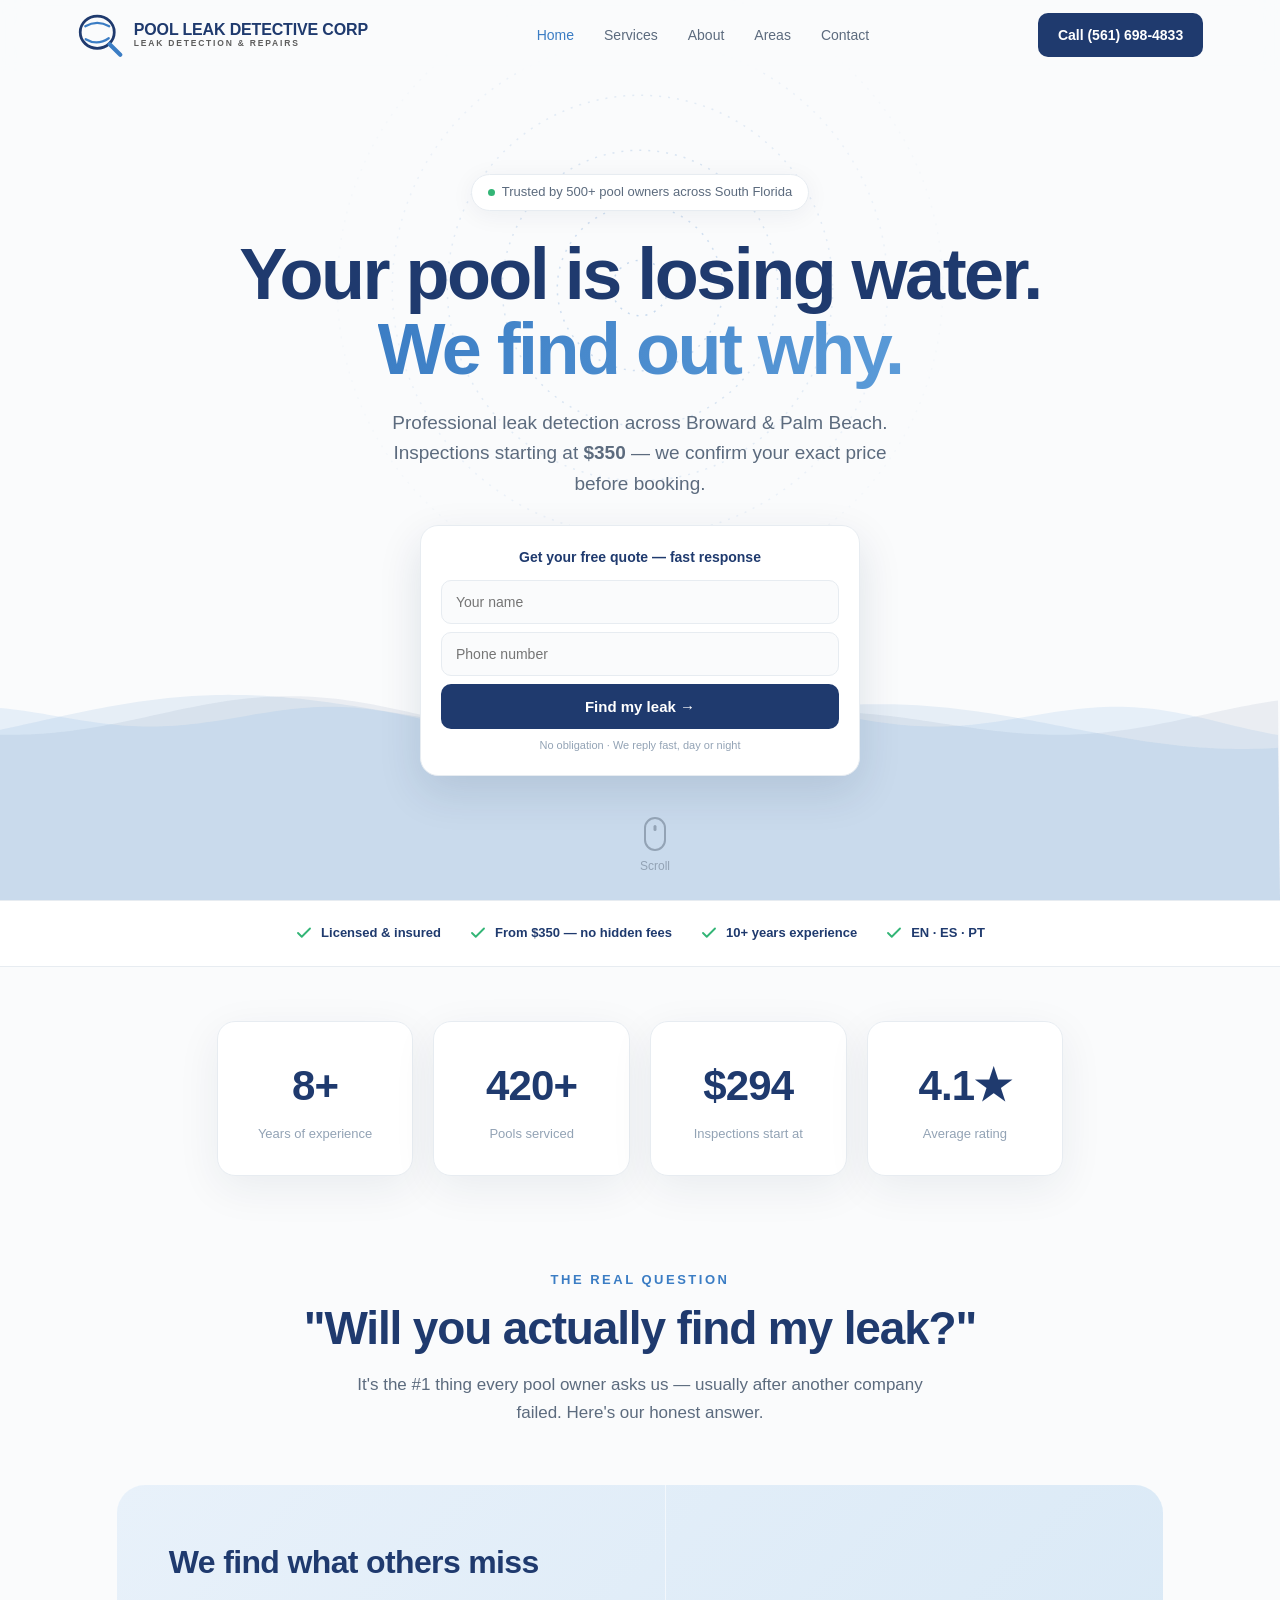
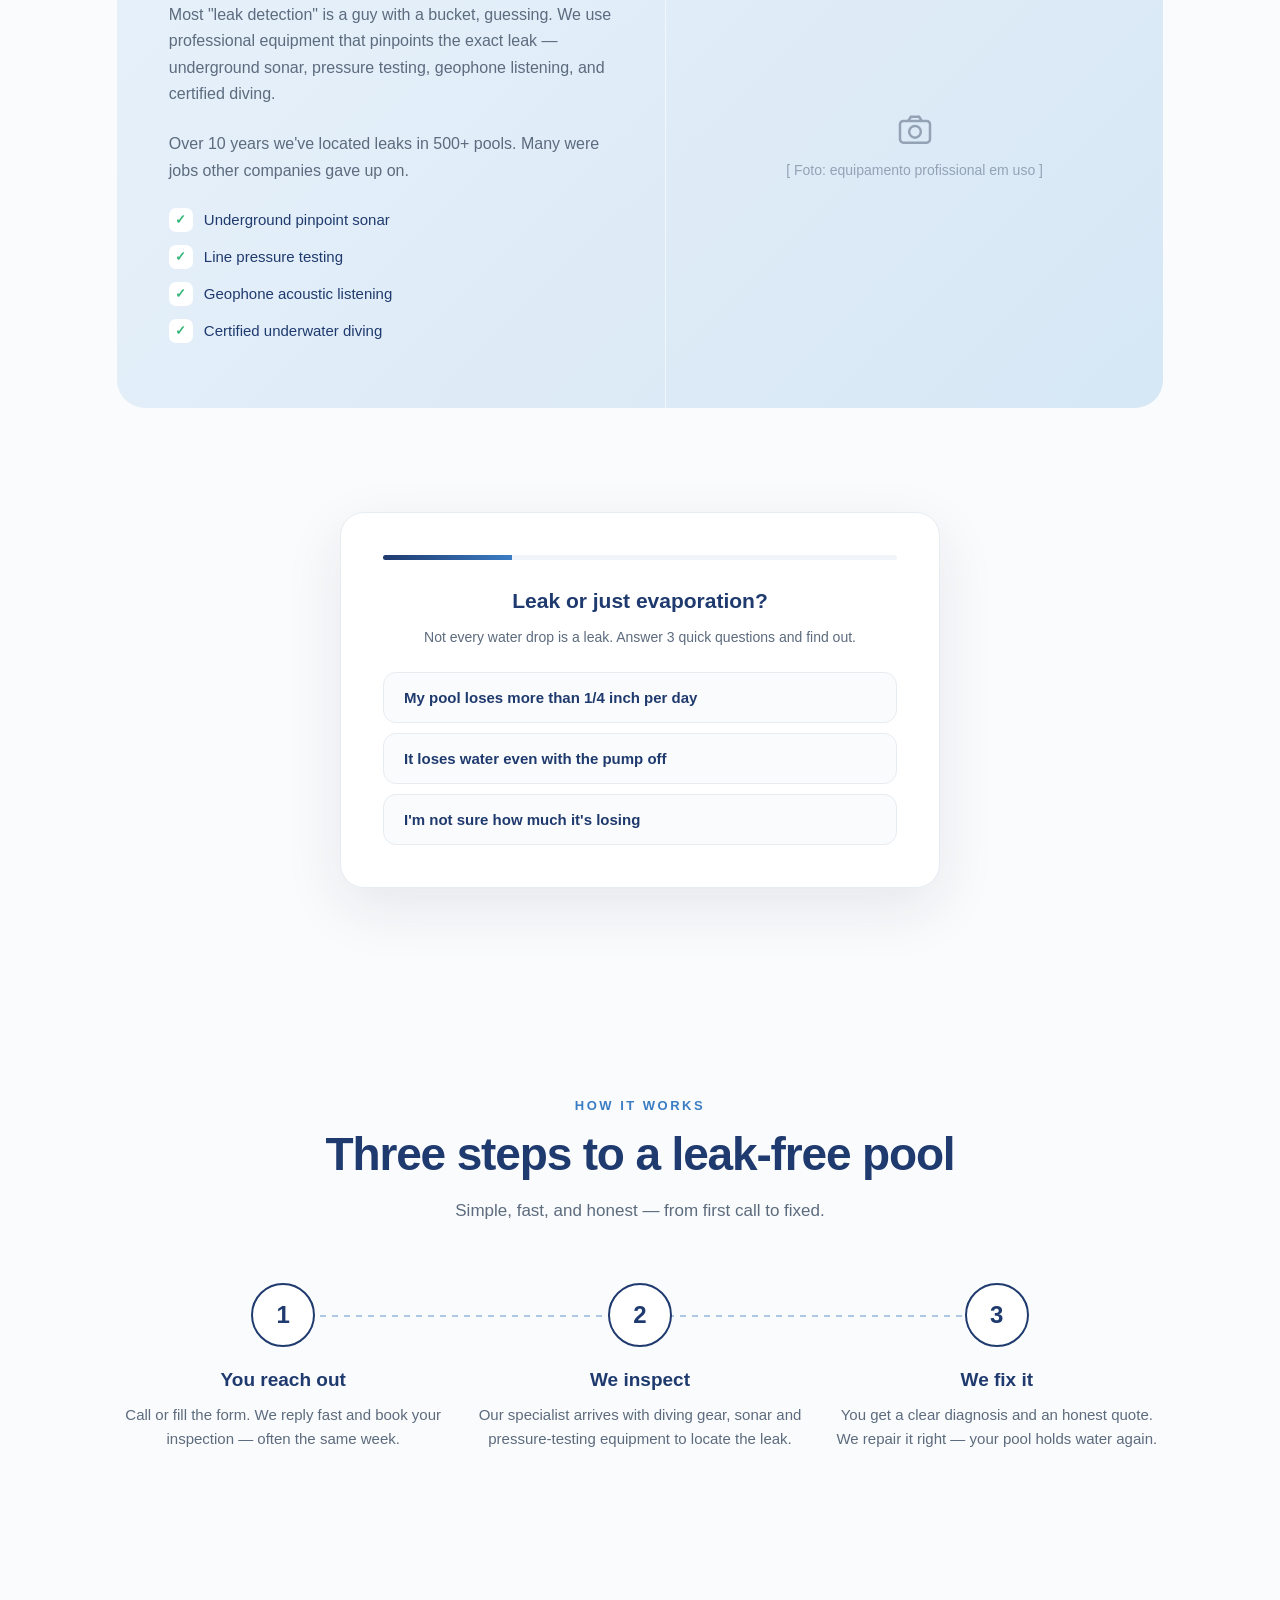
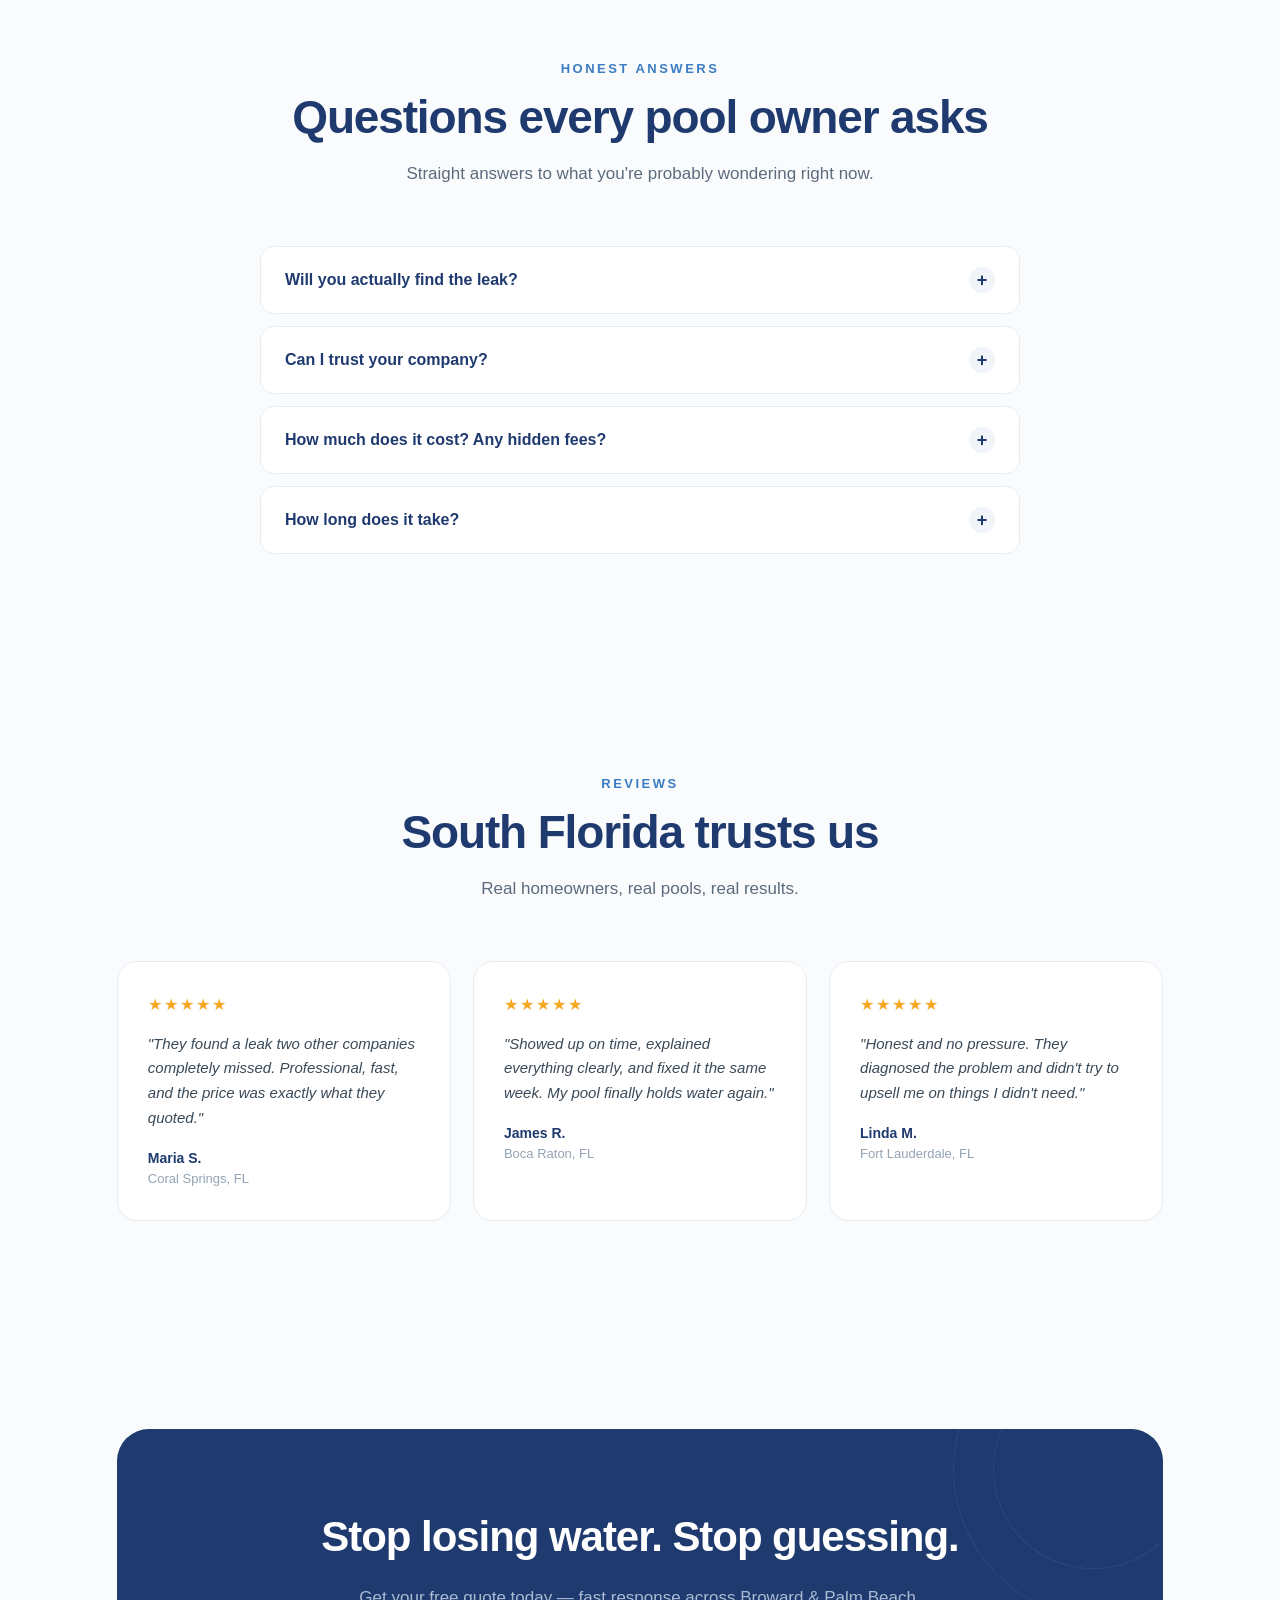
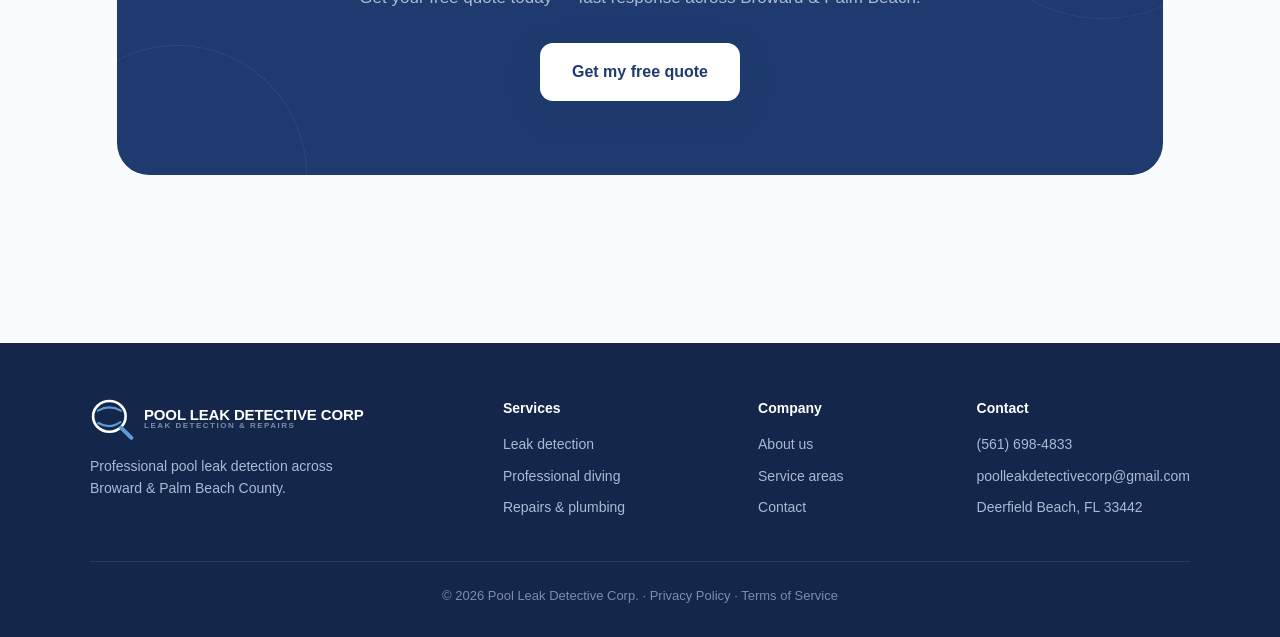
<file: index.html>
<!DOCTYPE html>
<html lang="en">
<head>
<meta charset="UTF-8">
<meta name="viewport" content="width=device-width, initial-scale=1.0">
<title>Pool Leak Detective Corp — Pool Leak Detection in Broward &amp; Palm Beach</title>
<meta name="description" content="Professional swimming pool leak detection and repair in Broward & Palm Beach County, Florida. Inspections starting at $350. We find the leak — honest, upfront pricing.">
<link rel="stylesheet" href="style.css">
<style>
  .hero{
    position:relative;min-height:100vh;
    display:flex;flex-direction:column;align-items:center;justify-content:center;
    text-align:center;padding:140px 6vw 90px;
  }
  #sonar{position:absolute;inset:0;width:100%;height:100%;z-index:0;}
  #waterCanvas{position:absolute;bottom:0;left:0;width:100%;height:40%;z-index:1;}
  .hero-inner{position:relative;z-index:3;max-width:820px;}
  .badge{
    display:inline-flex;align-items:center;gap:7px;
    background:#fff;border:1px solid var(--line);
    padding:7px 16px;border-radius:30px;font-size:13px;color:var(--slate);
    margin-bottom:26px;font-weight:500;box-shadow:0 4px 24px rgba(20,38,74,0.06);
    opacity:0;transform:translateY(20px);animation:rise .8s .1s forwards;
  }
  .badge .dot{width:7px;height:7px;background:#33B576;border-radius:50%;
    box-shadow:0 0 0 0 rgba(51,181,118,.5);animation:pulse 2s infinite;}
  @keyframes pulse{0%{box-shadow:0 0 0 0 rgba(51,181,118,.5);}70%{box-shadow:0 0 0 9px rgba(51,181,118,0);}100%{box-shadow:0 0 0 0 rgba(51,181,118,0);}}
  .hero h1{
    font-size:clamp(38px,6.5vw,72px);font-weight:800;line-height:1.05;
    letter-spacing:-0.035em;margin-bottom:20px;color:var(--navy);
  }
  .hero h1 .accent{background:linear-gradient(120deg,var(--blue),var(--blue-light));-webkit-background-clip:text;background-clip:text;color:transparent;}
  .hero h1 .line{display:block;opacity:0;transform:translateY(30px);}
  .hero h1 .line:nth-child(1){animation:rise .9s .25s forwards;}
  .hero h1 .line:nth-child(2){animation:rise .9s .42s forwards;}
  .hero-sub{
    font-size:clamp(16px,2vw,19px);color:var(--slate);line-height:1.6;
    max-width:540px;margin:0 auto 8px;
    opacity:0;transform:translateY(20px);animation:rise .9s .62s forwards;
  }
  @keyframes rise{to{opacity:1;transform:translateY(0);}}
  .scroll-hint{
    position:absolute;bottom:24px;left:50%;transform:translateX(-50%);
    z-index:3;color:var(--mist);font-size:12px;
    display:flex;flex-direction:column;align-items:center;gap:6px;
    opacity:0;animation:rise 1s 1.4s forwards;
  }
  .scroll-hint .mouse{width:22px;height:34px;border:2px solid var(--mist);border-radius:12px;position:relative;}
  .scroll-hint .mouse::after{content:"";position:absolute;top:6px;left:50%;transform:translateX(-50%);
    width:3px;height:6px;background:var(--mist);border-radius:2px;animation:scrollDot 1.6s infinite;}
  @keyframes scrollDot{0%{opacity:1;top:6px;}100%{opacity:0;top:16px;}}
  .stats{
    display:grid;grid-template-columns:repeat(4,1fr);
    max-width:1000px;margin:0 auto;padding:54px 6vw;gap:20px;
  }
  .stat{
    background:#fff;border:1px solid var(--line);border-radius:18px;
    padding:30px 20px;text-align:center;box-shadow:0 12px 44px rgba(20,38,74,0.07);
    opacity:0;transform:translateY(30px);
  }
  .stat.show{animation:rise .7s forwards;}
  .stat-num{font-size:42px;font-weight:800;color:var(--navy);letter-spacing:-0.02em;}
  .stat-label{font-size:13px;color:var(--mist);margin-top:5px;font-weight:500;}
  .steps{display:grid;grid-template-columns:repeat(3,1fr);gap:24px;position:relative;}
  .steps::before{content:"";position:absolute;top:32px;left:16%;right:16%;height:2px;
    background:repeating-linear-gradient(90deg,var(--blue) 0 6px,transparent 6px 12px);opacity:.4;}
  .step{text-align:center;position:relative;}
  .step-num{
    width:64px;height:64px;border-radius:50%;background:#fff;border:2px solid var(--navy);
    display:flex;align-items:center;justify-content:center;font-size:24px;font-weight:800;
    color:var(--navy);margin:0 auto 18px;position:relative;z-index:2;
  }
  .step h3{font-size:19px;font-weight:700;margin-bottom:8px;color:var(--navy);}
  .step p{color:var(--slate);font-size:15px;line-height:1.6;}
  .testi-grid{display:grid;grid-template-columns:repeat(3,1fr);gap:22px;}
  .testi{background:#fff;border:1px solid var(--line);border-radius:20px;padding:30px;transition:transform .3s;}
  .testi:hover{transform:translateY(-6px);}
  .stars{color:#F5A623;font-size:16px;margin-bottom:14px;letter-spacing:2px;}
  .testi p{font-size:15px;color:#3A4A58;line-height:1.65;font-style:italic;margin-bottom:16px;}
  .testi .who{font-size:14px;font-weight:700;color:var(--navy);}
  .testi .where{font-size:13px;color:var(--mist);}
  @media(max-width:860px){.stats{grid-template-columns:repeat(2,1fr);}.steps,.testi-grid{grid-template-columns:1fr;}.steps::before{display:none;}}
</style>
</head>
<body>

<nav id="nav">
  <a href="index.html" class="logo">
    <span class="logo-mark">
      <svg viewBox="0 0 100 100" fill="none" xmlns="http://www.w3.org/2000/svg">
        <ellipse cx="44" cy="44" rx="37" ry="35" stroke="#1F3A6E" stroke-width="6"/>
        <path d="M18 31 Q44 16 70 31" stroke="#3B7DC4" stroke-width="5" fill="none" stroke-linecap="round"/>
        <path d="M19 59 Q44 74 69 57" stroke="#3B7DC4" stroke-width="5" fill="none" stroke-linecap="round"/>
        <line x1="71" y1="70" x2="94" y2="93" stroke="#3B7DC4" stroke-width="9" stroke-linecap="round"/>
      </svg>
    </span>
    <span class="logo-txt">
      <span class="lt-main">POOL LEAK DETECTIVE CORP</span>
      <span class="lt-sub">LEAK DETECTION &amp; REPAIRS</span>
    </span>
  </a>
  <div class="nav-links" id="navLinks">
    <a href="index.html" class="active">Home</a>
    <a href="services.html">Services</a>
    <a href="about.html">About</a>
    <a href="areas.html">Areas</a>
    <a href="contact.html">Contact</a>
  </div>
  <a href="tel:+15616984833" class="nav-cta">Call (561) 698-4833</a>
  <button class="nav-toggle" id="navToggle" aria-label="Menu">
    <svg width="26" height="26" viewBox="0 0 24 24" fill="none" stroke="currentColor" stroke-width="2"><line x1="3" y1="6" x2="21" y2="6"/><line x1="3" y1="12" x2="21" y2="12"/><line x1="3" y1="18" x2="21" y2="18"/></svg>
  </button>
</nav>

<header class="hero">
  <canvas id="sonar"></canvas>
  <canvas id="waterCanvas"></canvas>
  <div class="hero-inner">
    <div class="badge"><span class="dot"></span>Trusted by 500+ pool owners across South Florida</div>
    <h1>
      <span class="line">Your pool is losing water.</span>
      <span class="line"><span class="accent">We find out why.</span></span>
    </h1>
    <p class="hero-sub">
      Professional leak detection across Broward &amp; Palm Beach.
      Inspections starting at <strong>$350</strong> — we confirm your exact price before booking.
    </p>

    <div class="hero-form">
      <div class="hf-title">Get your free quote — fast response</div>
      <form id="heroForm">
        <div class="hf-row"><input type="text" name="name" placeholder="Your name" required></div>
        <div class="hf-row"><input type="tel" name="phone" placeholder="Phone number" required></div>
        <button type="submit">Find my leak →</button>
        <div class="hf-note">No obligation · We reply fast, day or night</div>
      </form>
      <div class="form-success" id="heroSuccess">✓ Thank you! We'll contact you shortly.</div>
    </div>
  </div>
  <div class="scroll-hint"><div class="mouse"></div>Scroll</div>
</header>

<div class="trust-bar">
  <div class="trust-item"><svg viewBox="0 0 24 24" fill="none" stroke="currentColor" stroke-width="2.5" stroke-linecap="round" stroke-linejoin="round"><path d="M20 6L9 17l-5-5"/></svg>Licensed &amp; insured</div>
  <div class="trust-item"><svg viewBox="0 0 24 24" fill="none" stroke="currentColor" stroke-width="2.5" stroke-linecap="round" stroke-linejoin="round"><path d="M20 6L9 17l-5-5"/></svg>From $350 — no hidden fees</div>
  <div class="trust-item"><svg viewBox="0 0 24 24" fill="none" stroke="currentColor" stroke-width="2.5" stroke-linecap="round" stroke-linejoin="round"><path d="M20 6L9 17l-5-5"/></svg>10+ years experience</div>
  <div class="trust-item"><svg viewBox="0 0 24 24" fill="none" stroke="currentColor" stroke-width="2.5" stroke-linecap="round" stroke-linejoin="round"><path d="M20 6L9 17l-5-5"/></svg>EN · ES · PT</div>
</div>

<div class="stats" id="stats">
  <div class="stat"><div class="stat-num" data-target="10" data-suffix="+">0</div><div class="stat-label">Years of experience</div></div>
  <div class="stat"><div class="stat-num" data-target="500" data-suffix="+">0</div><div class="stat-label">Pools serviced</div></div>
  <div class="stat"><div class="stat-num" data-target="350" data-prefix="$">0</div><div class="stat-label">Inspections start at</div></div>
  <div class="stat"><div class="stat-num" data-target="49" data-decimal="true" data-suffix="★">0</div><div class="stat-label">Average rating</div></div>
</div>

<section style="padding-top:40px;">
  <div class="reveal">
    <div class="eyebrow">The real question</div>
    <h2 class="section-title">"Will you actually find my leak?"</h2>
    <p class="section-intro">It's the #1 thing every pool owner asks us — usually after another company failed. Here's our honest answer.</p>
  </div>
  <div class="showcase reveal">
    <div class="showcase-text">
      <h2>We find what others miss</h2>
      <p>Most "leak detection" is a guy with a bucket, guessing. We use professional equipment that pinpoints the exact leak — underground sonar, pressure testing, geophone listening, and certified diving.</p>
      <p>Over 10 years we've located leaks in 500+ pools. Many were jobs other companies gave up on.</p>
      <ul class="check-list">
        <li><span class="ck">✓</span> Underground pinpoint sonar</li>
        <li><span class="ck">✓</span> Line pressure testing</li>
        <li><span class="ck">✓</span> Geophone acoustic listening</li>
        <li><span class="ck">✓</span> Certified underwater diving</li>
      </ul>
    </div>
    <div class="showcase-img">
      <svg width="40" height="40" viewBox="0 0 24 24" fill="none" stroke="currentColor" stroke-width="1.5"><rect x="3" y="6" width="18" height="13" rx="2"/><circle cx="12" cy="12.5" r="3.5"/><path d="M8 6l1.5-2.5h5L16 6"/></svg>
      <span>[ Foto: equipamento profissional em uso ]</span>
    </div>
  </div>
</section>

<section style="padding-top:0;">
  <div class="quiz-box reveal" id="quizBox">
    <div class="quiz-progress"><div class="quiz-progress-bar" id="quizBar"></div></div>

    <div class="quiz-step active" data-step="1">
      <div class="quiz-q">Leak or just evaporation?</div>
      <div class="quiz-sub">Not every water drop is a leak. Answer 3 quick questions and find out.</div>
      <div class="quiz-opts">
        <button class="quiz-opt" onclick="quizNext()">My pool loses more than 1/4 inch per day</button>
        <button class="quiz-opt" onclick="quizNext()">It loses water even with the pump off</button>
        <button class="quiz-opt" onclick="quizNext()">I'm not sure how much it's losing</button>
      </div>
    </div>

    <div class="quiz-step" data-step="2">
      <div class="quiz-q">Any of these signs?</div>
      <div class="quiz-sub">Pick what matches your pool.</div>
      <div class="quiz-opts">
        <button class="quiz-opt" onclick="quizNext()">Wet or soggy spots around the pool</button>
        <button class="quiz-opt" onclick="quizNext()">Cracks in the deck or pool shell</button>
        <button class="quiz-opt" onclick="quizNext()">Air bubbles from the return jets</button>
        <button class="quiz-opt" onclick="quizNext()">None that I've noticed</button>
      </div>
    </div>

    <div class="quiz-step" data-step="3">
      <div class="quiz-q">How long has it been happening?</div>
      <div class="quiz-sub">Last question.</div>
      <div class="quiz-opts">
        <button class="quiz-opt" onclick="quizNext()">Just started recently</button>
        <button class="quiz-opt" onclick="quizNext()">A few weeks now</button>
        <button class="quiz-opt" onclick="quizNext()">Months — and it's getting worse</button>
      </div>
    </div>

    <div class="quiz-step" data-step="4">
      <div class="quiz-result">
        <div class="qr-icon" style="background:#FDF0E3;">⚠️</div>
        <h3>Your pool likely has a leak</h3>
        <p>Based on your answers, this looks like a real leak — not just evaporation. The good news: we can pinpoint exactly where it's coming from. Leave your number for a free quote.</p>
        <form id="quizForm">
          <div class="quiz-field"><input type="text" name="name" placeholder="Your name" required></div>
          <div class="quiz-field"><input type="tel" name="phone" placeholder="Phone number" required></div>
          <button type="submit" class="form-submit">Get my free quote</button>
        </form>
        <div class="form-success" id="quizSuccess">✓ Thank you! We'll contact you shortly with your free quote.</div>
      </div>
    </div>
  </div>
</section>

<section>
  <div class="reveal">
    <div class="eyebrow">How it works</div>
    <h2 class="section-title">Three steps to a leak-free pool</h2>
    <p class="section-intro">Simple, fast, and honest — from first call to fixed.</p>
  </div>
  <div class="steps">
    <div class="step reveal"><div class="step-num">1</div><h3>You reach out</h3><p>Call or fill the form. We reply fast and book your inspection — often the same week.</p></div>
    <div class="step reveal"><div class="step-num">2</div><h3>We inspect</h3><p>Our specialist arrives with diving gear, sonar and pressure-testing equipment to locate the leak.</p></div>
    <div class="step reveal"><div class="step-num">3</div><h3>We fix it</h3><p>You get a clear diagnosis and an honest quote. We repair it right — your pool holds water again.</p></div>
  </div>
</section>

<section>
  <div class="reveal">
    <div class="eyebrow">Honest answers</div>
    <h2 class="section-title">Questions every pool owner asks</h2>
    <p class="section-intro">Straight answers to what you're probably wondering right now.</p>
  </div>
  <div style="max-width:760px;margin:0 auto;">
    <div class="faq-item reveal">
      <div class="faq-q">Will you actually find the leak?<span class="faq-icon">+</span></div>
      <div class="faq-a">In the vast majority of cases, yes — on the first visit. We use professional sonar, pressure testing, geophone listening and diving, not guesswork. We've found leaks in 500+ pools, including many that other companies couldn't solve. If a leak is unusually complex, we'll tell you honestly and explain the next step.</div>
    </div>
    <div class="faq-item reveal">
      <div class="faq-q">Can I trust your company?<span class="faq-icon">+</span></div>
      <div class="faq-a">Pool Leak Detective Corp is a licensed and insured Florida corporation with 10+ years of experience and a 4.9-star average rating. We're a specialist company — leak detection is all we do. We don't upsell, we don't pad invoices, and the technician who comes out is a trained specialist.</div>
    </div>
    <div class="faq-item reveal">
      <div class="faq-q">How much does it cost? Any hidden fees?<span class="faq-icon">+</span></div>
      <div class="faq-a">Our pool inspections start at $350. The exact price depends on your location and pool type — and we always confirm it with you <strong>before</strong> booking, so there are never surprises. The inspection fee covers the full professional diagnosis. If repairs are needed, we quote those separately and clearly, so you decide with full information.</div>
    </div>
    <div class="faq-item reveal">
      <div class="faq-q">How long does it take?<span class="faq-icon">+</span></div>
      <div class="faq-a">Most inspections take about 60–90 minutes. We can usually schedule you within the same week you call — often within a couple of days. If your situation is urgent, tell us and we'll do our best to prioritize you.</div>
    </div>
  </div>
</section>

<section>
  <div class="reveal">
    <div class="eyebrow">Reviews</div>
    <h2 class="section-title">South Florida trusts us</h2>
    <p class="section-intro">Real homeowners, real pools, real results.</p>
  </div>
  <div class="testi-grid">
    <div class="testi reveal"><div class="stars">★★★★★</div><p>"They found a leak two other companies completely missed. Professional, fast, and the price was exactly what they quoted."</p><div class="who">Maria S.</div><div class="where">Coral Springs, FL</div></div>
    <div class="testi reveal"><div class="stars">★★★★★</div><p>"Showed up on time, explained everything clearly, and fixed it the same week. My pool finally holds water again."</p><div class="who">James R.</div><div class="where">Boca Raton, FL</div></div>
    <div class="testi reveal"><div class="stars">★★★★★</div><p>"Honest and no pressure. They diagnosed the problem and didn't try to upsell me on things I didn't need."</p><div class="who">Linda M.</div><div class="where">Fort Lauderdale, FL</div></div>
  </div>
</section>

<section>
  <div class="cta-band reveal">
    <div class="ring r1"></div><div class="ring r2"></div><div class="ring r3"></div>
    <h2>Stop losing water. Stop guessing.</h2>
    <p>Get your free quote today — fast response across Broward &amp; Palm Beach.</p>
    <a href="contact.html" class="btn-primary">Get my free quote</a>
  </div>
</section>

<footer>
  <div class="footer-inner">
    <div class="footer-col">
      <div class="flogo">
        <span class="logo-mark">
          <svg viewBox="0 0 100 100" fill="none" xmlns="http://www.w3.org/2000/svg">
            <ellipse cx="44" cy="44" rx="37" ry="35" stroke="#ffffff" stroke-width="6"/>
            <path d="M18 31 Q44 16 70 31" stroke="#5B9BD8" stroke-width="5" fill="none" stroke-linecap="round"/>
            <path d="M19 59 Q44 74 69 57" stroke="#5B9BD8" stroke-width="5" fill="none" stroke-linecap="round"/>
            <line x1="71" y1="70" x2="94" y2="93" stroke="#5B9BD8" stroke-width="9" stroke-linecap="round"/>
          </svg>
        </span>
        <span class="logo-txt">
          <span class="lt-main">POOL LEAK DETECTIVE CORP</span>
          <span class="lt-sub">LEAK DETECTION &amp; REPAIRS</span>
        </span>
      </div>
      <p>Professional pool leak detection across Broward &amp; Palm Beach County.</p>
    </div>
    <div class="footer-col">
      <h4>Services</h4>
      <a href="services.html">Leak detection</a>
      <a href="services.html">Professional diving</a>
      <a href="services.html">Repairs &amp; plumbing</a>
    </div>
    <div class="footer-col">
      <h4>Company</h4>
      <a href="about.html">About us</a>
      <a href="areas.html">Service areas</a>
      <a href="contact.html">Contact</a>
    </div>
    <div class="footer-col">
      <h4>Contact</h4>
      <p>(561) 698-4833</p>
      <p>poolleakdetectivecorp@gmail.com</p>
      <p>Deerfield Beach, FL 33442</p>
    </div>
  </div>
  <div class="footer-bottom">
    © 2026 Pool Leak Detective Corp. · <a href="privacy.html">Privacy Policy</a> · <a href="terms.html">Terms of Service</a>
  </div>
</footer>

<a href="tel:+15616984833" class="float-call">
  <svg width="20" height="20" viewBox="0 0 24 24" fill="none" stroke="currentColor" stroke-width="2.5" stroke-linecap="round" stroke-linejoin="round"><path d="M22 16.9v3a2 2 0 01-2.2 2 19.8 19.8 0 01-8.6-3 19.5 19.5 0 01-6-6 19.8 19.8 0 01-3-8.7A2 2 0 014.1 2h3a2 2 0 012 1.7c.1.9.4 1.8.7 2.7a2 2 0 01-.5 2.1L8.1 9.9a16 16 0 006 6l1.4-1.2a2 2 0 012.1-.5c.9.3 1.8.6 2.7.7a2 2 0 011.7 2z"/></svg>
  Call now — (561) 698-4833
</a>

<script src="script.js"></script>
</body>
</html>
</file>
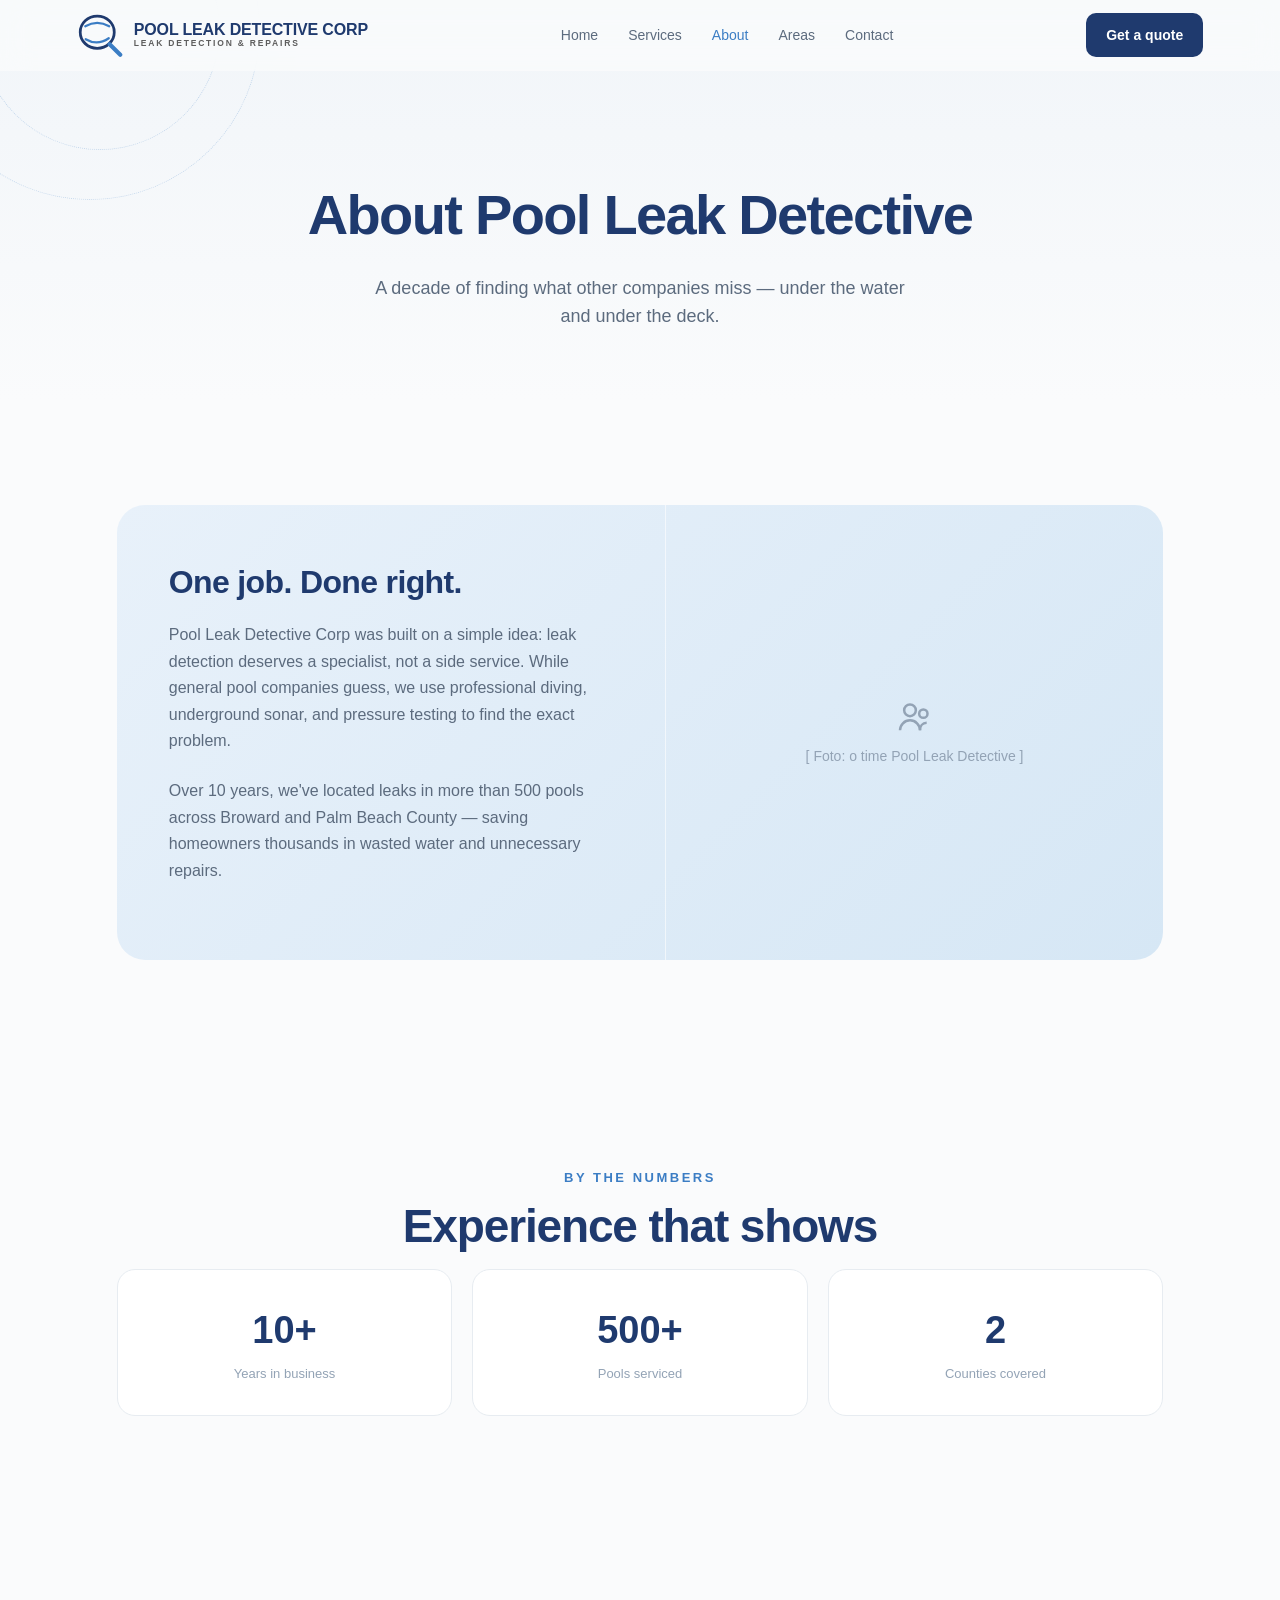
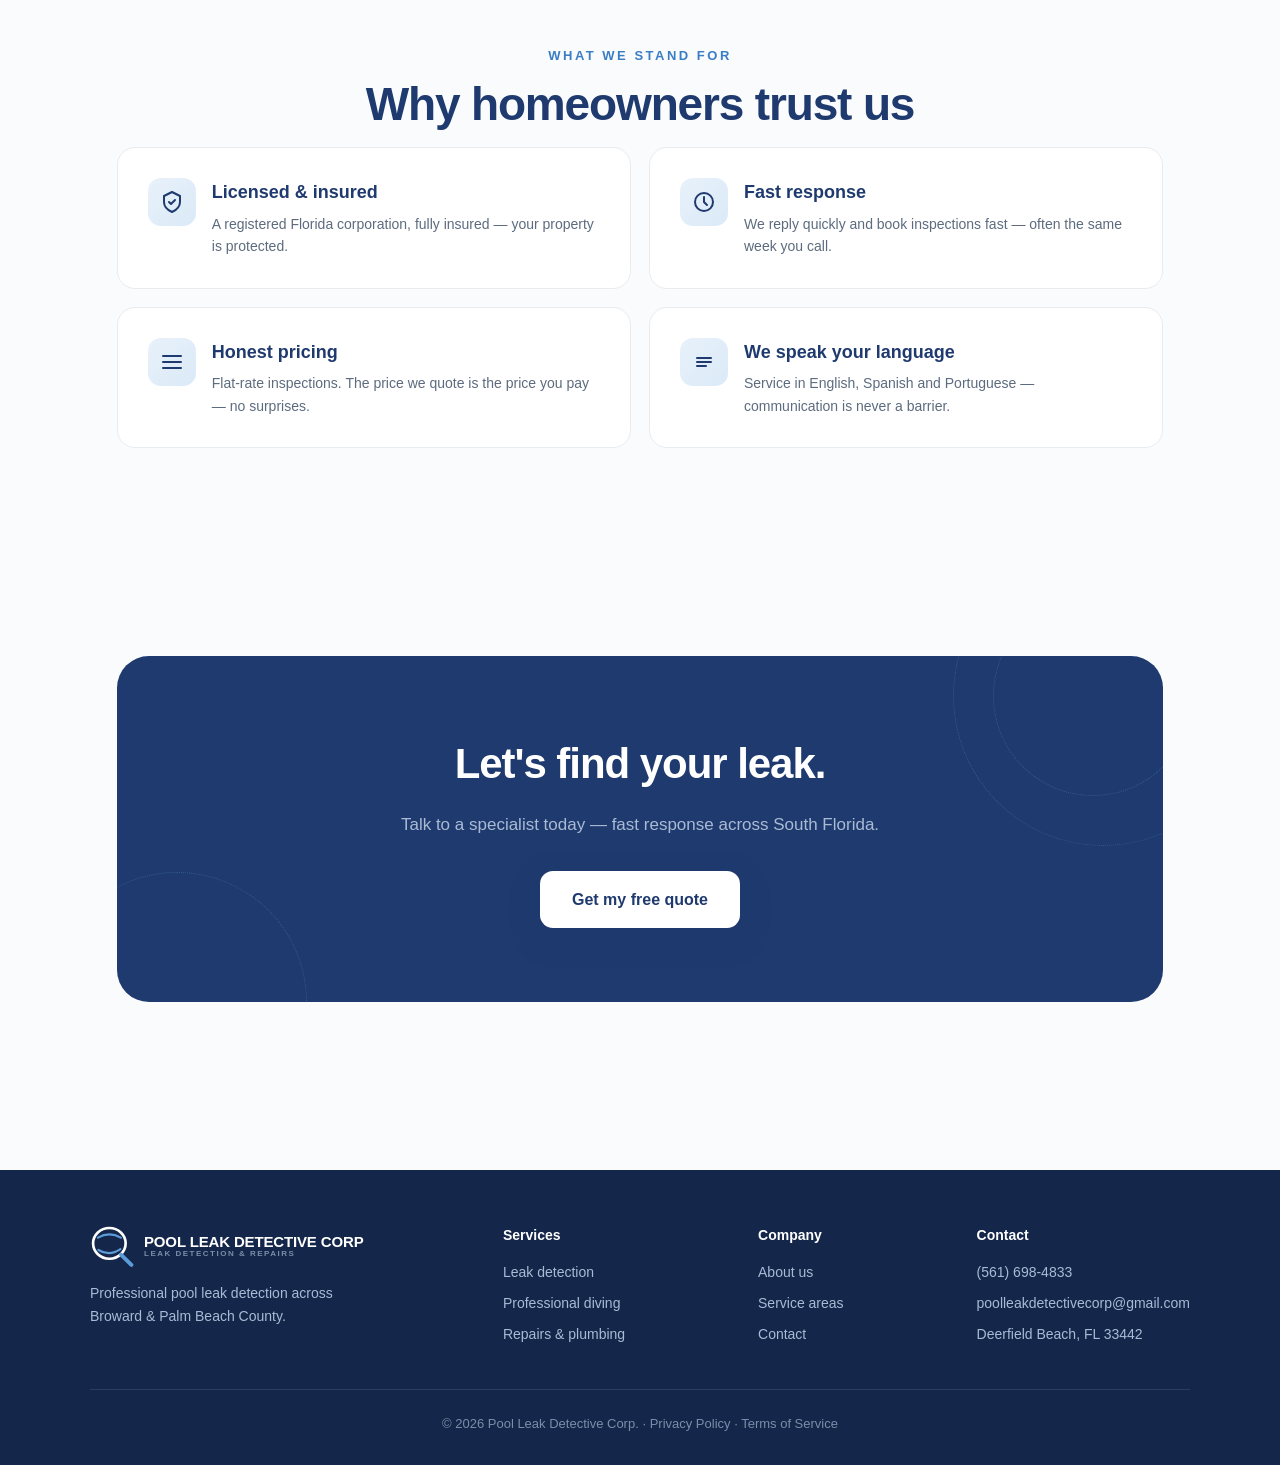
<file: about.html>
<!DOCTYPE html>
<html lang="en">
<head>
<meta charset="UTF-8">
<meta name="viewport" content="width=device-width, initial-scale=1.0">
<title>About — Pool Leak Detective Corp</title>
<meta name="description" content="10+ years of professional pool leak detection in South Florida. Licensed, insured, and specialized.">
<link rel="stylesheet" href="style.css">
<style>
  .about-stats{display:grid;grid-template-columns:repeat(3,1fr);gap:20px;margin-bottom:22px;}
  .about-stat{background:#fff;border:1px solid var(--line);border-radius:18px;padding:30px 20px;text-align:center;}
  .about-stat .as-num{font-size:38px;font-weight:800;color:var(--navy);}
  .about-stat .as-label{font-size:13px;color:var(--mist);margin-top:4px;}
  .values{display:grid;grid-template-columns:repeat(2,1fr);gap:18px;}
  .value{background:#fff;border:1px solid var(--line);border-radius:18px;padding:30px;display:flex;gap:16px;align-items:flex-start;}
  .value .v-icon{
    width:48px;height:48px;border-radius:13px;flex-shrink:0;
    background:linear-gradient(135deg,#E8F1FA,#DAEAF7);color:var(--navy);
    display:flex;align-items:center;justify-content:center;
  }
  .value .v-icon svg{width:24px;height:24px;}
  .value h3{font-size:18px;font-weight:700;color:var(--navy);margin-bottom:6px;}
  .value p{font-size:14px;color:var(--slate);line-height:1.6;}
  @media(max-width:860px){.about-stats,.values{grid-template-columns:1fr;}}
</style>
</head>
<body>

<nav id="nav">
  <a href="index.html" class="logo">
    <span class="logo-mark">
      <svg viewBox="0 0 100 100" fill="none" xmlns="http://www.w3.org/2000/svg">
        <ellipse cx="44" cy="44" rx="37" ry="35" stroke="#1F3A6E" stroke-width="6"/>
        <path d="M18 31 Q44 16 70 31" stroke="#3B7DC4" stroke-width="5" fill="none" stroke-linecap="round"/>
        <path d="M19 59 Q44 74 69 57" stroke="#3B7DC4" stroke-width="5" fill="none" stroke-linecap="round"/>
        <line x1="71" y1="70" x2="94" y2="93" stroke="#3B7DC4" stroke-width="9" stroke-linecap="round"/>
      </svg>
    </span>
    <span class="logo-txt">
      <span class="lt-main">POOL LEAK DETECTIVE CORP</span>
      <span class="lt-sub">LEAK DETECTION &amp; REPAIRS</span>
    </span>
  </a>
  <div class="nav-links" id="navLinks">
    <a href="index.html">Home</a>
    <a href="services.html">Services</a>
    <a href="about.html" class="active">About</a>
    <a href="areas.html">Areas</a>
    <a href="contact.html">Contact</a>
  </div>
  <a href="contact.html" class="nav-cta">Get a quote</a>
  <button class="nav-toggle" id="navToggle" aria-label="Menu">
    <svg width="26" height="26" viewBox="0 0 24 24" fill="none" stroke="currentColor" stroke-width="2"><line x1="3" y1="6" x2="21" y2="6"/><line x1="3" y1="12" x2="21" y2="12"/><line x1="3" y1="18" x2="21" y2="18"/></svg>
  </button>
</nav>

<div class="page-head">
  <div class="ring pr1"></div><div class="ring pr2"></div>
  <h1>About Pool Leak Detective</h1>
  <p>A decade of finding what other companies miss — under the water and under the deck.</p>
</div>

<section>
  <div class="showcase reveal">
    <div class="showcase-text">
      <h2>One job. Done right.</h2>
      <p>Pool Leak Detective Corp was built on a simple idea: leak detection deserves a specialist, not a side service. While general pool companies guess, we use professional diving, underground sonar, and pressure testing to find the exact problem.</p>
      <p>Over 10 years, we've located leaks in more than 500 pools across Broward and Palm Beach County — saving homeowners thousands in wasted water and unnecessary repairs.</p>
    </div>
    <div class="showcase-img">
      <svg width="40" height="40" viewBox="0 0 24 24" fill="none" stroke="currentColor" stroke-width="1.5"><circle cx="9" cy="8" r="3.5"/><path d="M3 20c0-3.3 2.7-6 6-6s6 2.7 6 6"/><circle cx="17" cy="10" r="2.5"/><path d="M15 20c0-2.5 1.5-4.5 4-4.5"/></svg>
      <span>[ Foto: o time Pool Leak Detective ]</span>
    </div>
  </div>
</section>

<section>
  <div class="reveal">
    <div class="eyebrow">By the numbers</div>
    <h2 class="section-title">Experience that shows</h2>
  </div>
  <div class="about-stats">
    <div class="about-stat reveal"><div class="as-num">10+</div><div class="as-label">Years in business</div></div>
    <div class="about-stat reveal"><div class="as-num">500+</div><div class="as-label">Pools serviced</div></div>
    <div class="about-stat reveal"><div class="as-num">2</div><div class="as-label">Counties covered</div></div>
  </div>
</section>

<section>
  <div class="reveal">
    <div class="eyebrow">What we stand for</div>
    <h2 class="section-title">Why homeowners trust us</h2>
  </div>
  <div class="values">
    <div class="value reveal">
      <div class="v-icon"><svg viewBox="0 0 24 24" fill="none" stroke="currentColor" stroke-width="2" stroke-linecap="round" stroke-linejoin="round"><path d="M12 2l8 4v6c0 5-3.5 8-8 10-4.5-2-8-5-8-10V6z"/><path d="M9 12l2 2 4-4"/></svg></div>
      <div><h3>Licensed &amp; insured</h3><p>A registered Florida corporation, fully insured — your property is protected.</p></div>
    </div>
    <div class="value reveal">
      <div class="v-icon"><svg viewBox="0 0 24 24" fill="none" stroke="currentColor" stroke-width="2" stroke-linecap="round"><circle cx="12" cy="12" r="9"/><path d="M12 7v5l3 3"/></svg></div>
      <div><h3>Fast response</h3><p>We reply quickly and book inspections fast — often the same week you call.</p></div>
    </div>
    <div class="value reveal">
      <div class="v-icon"><svg viewBox="0 0 24 24" fill="none" stroke="currentColor" stroke-width="2" stroke-linecap="round"><path d="M3 6h18M3 12h18M3 18h18"/></svg></div>
      <div><h3>Honest pricing</h3><p>Flat-rate inspections. The price we quote is the price you pay — no surprises.</p></div>
    </div>
    <div class="value reveal">
      <div class="v-icon"><svg viewBox="0 0 24 24" fill="none" stroke="currentColor" stroke-width="2" stroke-linecap="round"><path d="M5 8h14M5 12h14M5 16h9"/></svg></div>
      <div><h3>We speak your language</h3><p>Service in English, Spanish and Portuguese — communication is never a barrier.</p></div>
    </div>
  </div>
</section>

<section>
  <div class="cta-band reveal">
    <div class="ring r1"></div><div class="ring r2"></div><div class="ring r3"></div>
    <h2>Let's find your leak.</h2>
    <p>Talk to a specialist today — fast response across South Florida.</p>
    <a href="contact.html" class="btn-primary">Get my free quote</a>
  </div>
</section>

<footer>
  <div class="footer-inner">
    <div class="footer-col">
      <div class="flogo">
        <span class="logo-mark">
          <svg viewBox="0 0 100 100" fill="none" xmlns="http://www.w3.org/2000/svg">
            <ellipse cx="44" cy="44" rx="37" ry="35" stroke="#ffffff" stroke-width="6"/>
            <path d="M18 31 Q44 16 70 31" stroke="#5B9BD8" stroke-width="5" fill="none" stroke-linecap="round"/>
            <path d="M19 59 Q44 74 69 57" stroke="#5B9BD8" stroke-width="5" fill="none" stroke-linecap="round"/>
            <line x1="71" y1="70" x2="94" y2="93" stroke="#5B9BD8" stroke-width="9" stroke-linecap="round"/>
          </svg>
        </span>
        <span class="logo-txt">
          <span class="lt-main">POOL LEAK DETECTIVE CORP</span>
          <span class="lt-sub">LEAK DETECTION &amp; REPAIRS</span>
        </span>
      </div>
      <p>Professional pool leak detection across Broward &amp; Palm Beach County.</p>
    </div>
    <div class="footer-col">
      <h4>Services</h4>
      <a href="services.html">Leak detection</a>
      <a href="services.html">Professional diving</a>
      <a href="services.html">Repairs &amp; plumbing</a>
    </div>
    <div class="footer-col">
      <h4>Company</h4>
      <a href="about.html">About us</a>
      <a href="areas.html">Service areas</a>
      <a href="contact.html">Contact</a>
    </div>
    <div class="footer-col">
      <h4>Contact</h4>
      <p>(561) 698-4833</p>
      <p>poolleakdetectivecorp@gmail.com</p>
      <p>Deerfield Beach, FL 33442</p>
    </div>
  </div>
  <div class="footer-bottom">
    © 2026 Pool Leak Detective Corp. · <a href="privacy.html">Privacy Policy</a> · <a href="terms.html">Terms of Service</a>
  </div>
</footer>

<a href="tel:+15616984833" class="float-call">
  <svg width="20" height="20" viewBox="0 0 24 24" fill="none" stroke="currentColor" stroke-width="2.5" stroke-linecap="round" stroke-linejoin="round"><path d="M22 16.9v3a2 2 0 01-2.2 2 19.8 19.8 0 01-8.6-3 19.5 19.5 0 01-6-6 19.8 19.8 0 01-3-8.7A2 2 0 014.1 2h3a2 2 0 012 1.7c.1.9.4 1.8.7 2.7a2 2 0 01-.5 2.1L8.1 9.9a16 16 0 006 6l1.4-1.2a2 2 0 012.1-.5c.9.3 1.8.6 2.7.7a2 2 0 011.7 2z"/></svg>
  Call now — (561) 698-4833
</a>
<script src="script.js"></script>
</body>
</html>
</file>
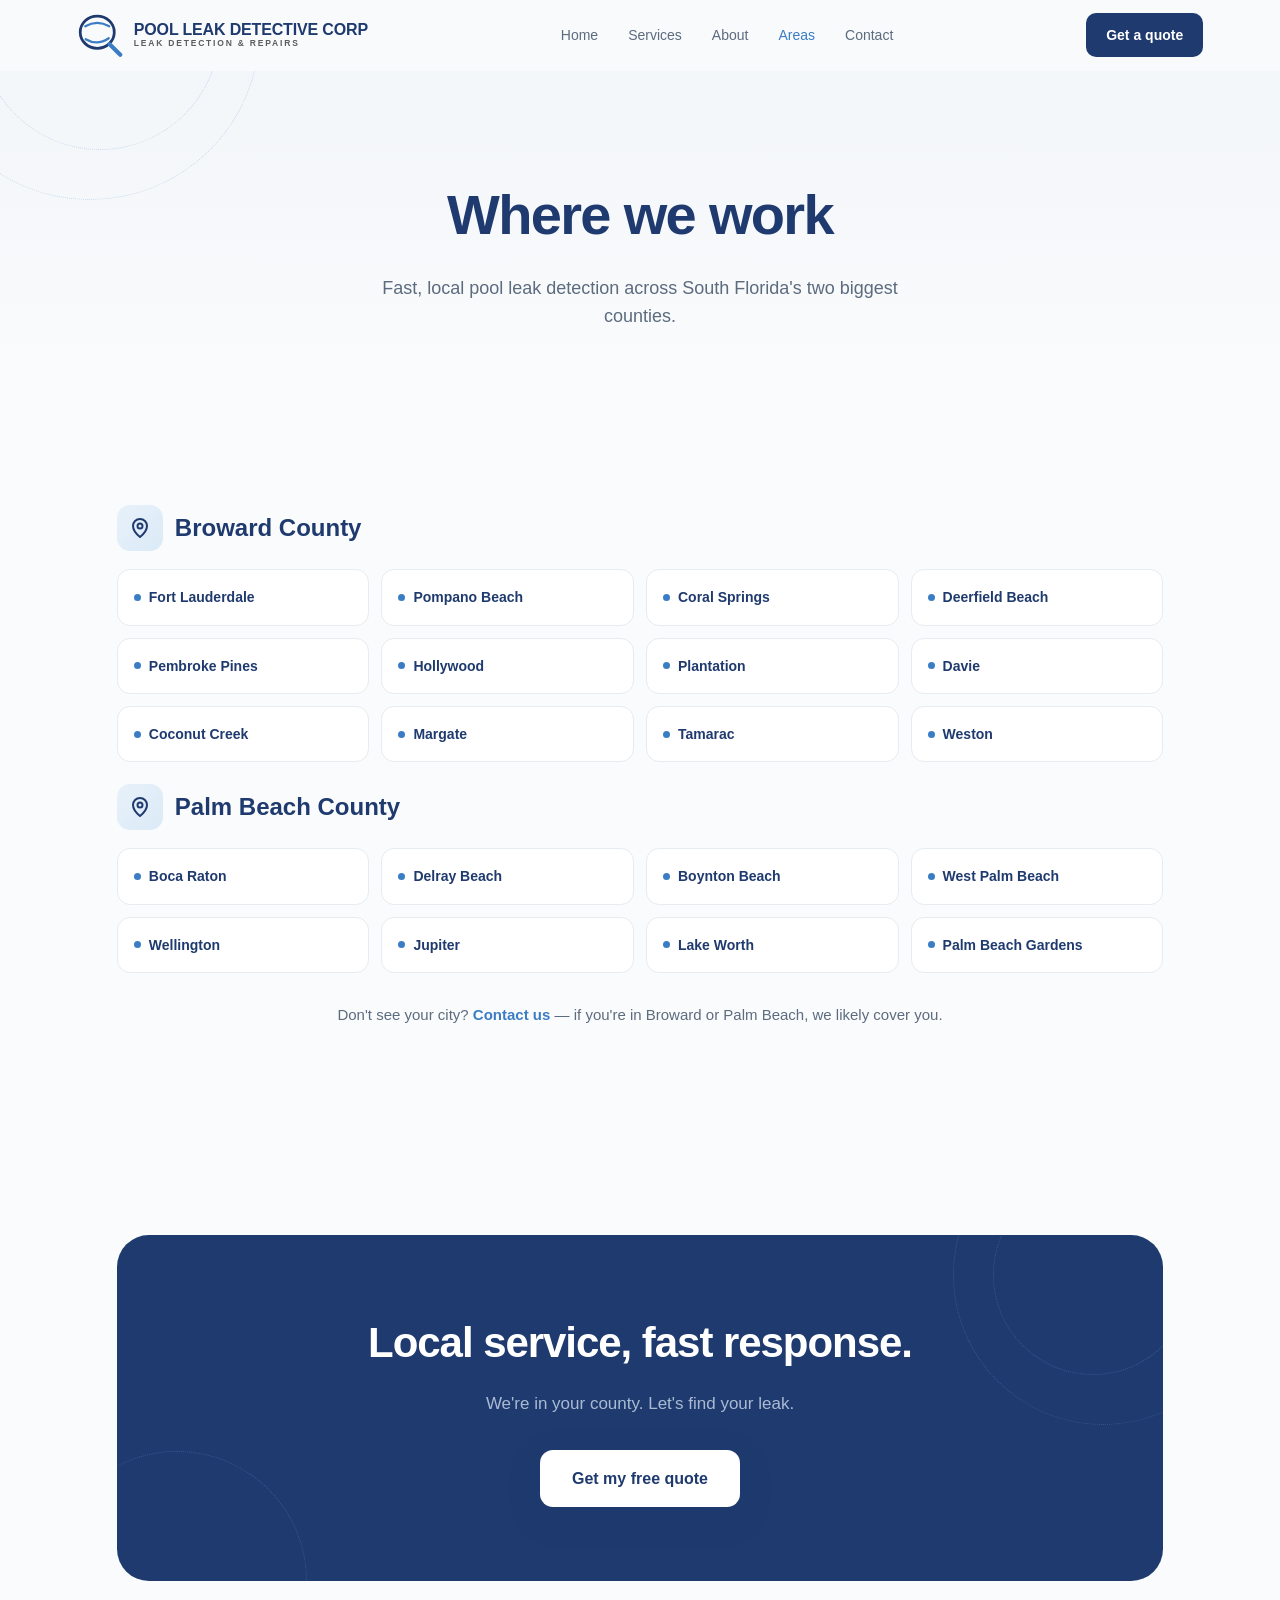
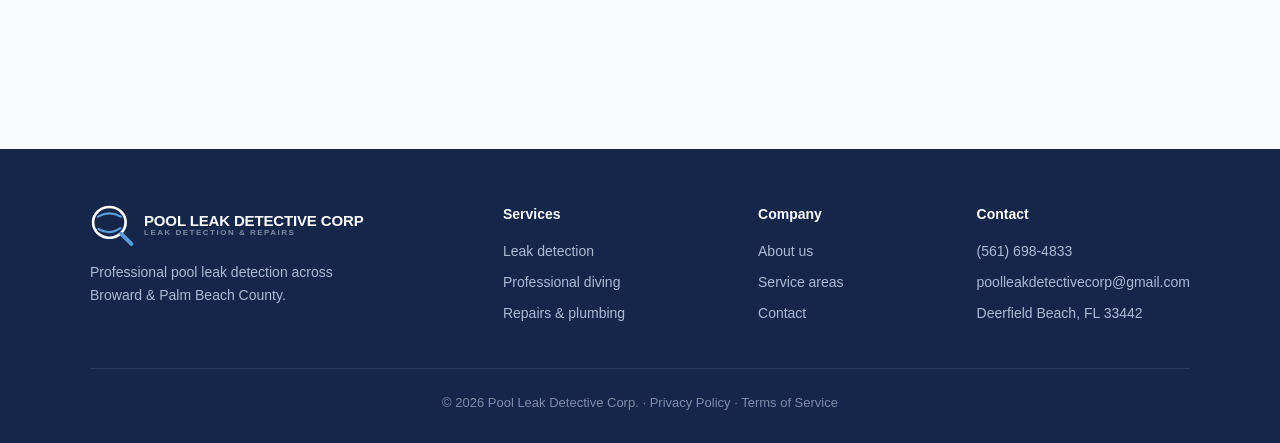
<file: areas.html>
<!DOCTYPE html>
<html lang="en">
<head>
<meta charset="UTF-8">
<meta name="viewport" content="width=device-width, initial-scale=1.0">
<title>Service Areas — Pool Leak Detective Corp</title>
<meta name="description" content="Pool leak detection across Broward and Palm Beach County, Florida — Fort Lauderdale, Boca Raton, Coral Springs and more.">
<link rel="stylesheet" href="style.css">
<style>
  .county{margin-bottom:22px;}
  .county-head{
    display:flex;align-items:center;gap:12px;margin-bottom:18px;
  }
  .county-head .ch-icon{
    width:46px;height:46px;border-radius:13px;
    background:linear-gradient(135deg,#E8F1FA,#DAEAF7);color:var(--navy);
    display:flex;align-items:center;justify-content:center;
  }
  .county-head .ch-icon svg{width:24px;height:24px;}
  .county-head h2{font-size:24px;font-weight:800;color:var(--navy);}
  .city-grid{display:grid;grid-template-columns:repeat(4,1fr);gap:12px;}
  .city{
    background:#fff;border:1px solid var(--line);border-radius:13px;
    padding:16px;font-size:14px;font-weight:600;color:var(--navy);
    display:flex;align-items:center;gap:8px;transition:.25s;
  }
  .city:hover{border-color:var(--blue);transform:translateY(-3px);box-shadow:0 10px 26px rgba(20,38,74,0.08);}
  .city .cdot{width:7px;height:7px;background:var(--blue);border-radius:50%;flex-shrink:0;}
  @media(max-width:860px){.city-grid{grid-template-columns:repeat(2,1fr);}}
</style>
</head>
<body>

<nav id="nav">
  <a href="index.html" class="logo">
    <span class="logo-mark">
      <svg viewBox="0 0 100 100" fill="none" xmlns="http://www.w3.org/2000/svg">
        <ellipse cx="44" cy="44" rx="37" ry="35" stroke="#1F3A6E" stroke-width="6"/>
        <path d="M18 31 Q44 16 70 31" stroke="#3B7DC4" stroke-width="5" fill="none" stroke-linecap="round"/>
        <path d="M19 59 Q44 74 69 57" stroke="#3B7DC4" stroke-width="5" fill="none" stroke-linecap="round"/>
        <line x1="71" y1="70" x2="94" y2="93" stroke="#3B7DC4" stroke-width="9" stroke-linecap="round"/>
      </svg>
    </span>
    <span class="logo-txt">
      <span class="lt-main">POOL LEAK DETECTIVE CORP</span>
      <span class="lt-sub">LEAK DETECTION &amp; REPAIRS</span>
    </span>
  </a>
  <div class="nav-links" id="navLinks">
    <a href="index.html">Home</a>
    <a href="services.html">Services</a>
    <a href="about.html">About</a>
    <a href="areas.html" class="active">Areas</a>
    <a href="contact.html">Contact</a>
  </div>
  <a href="contact.html" class="nav-cta">Get a quote</a>
  <button class="nav-toggle" id="navToggle" aria-label="Menu">
    <svg width="26" height="26" viewBox="0 0 24 24" fill="none" stroke="currentColor" stroke-width="2"><line x1="3" y1="6" x2="21" y2="6"/><line x1="3" y1="12" x2="21" y2="12"/><line x1="3" y1="18" x2="21" y2="18"/></svg>
  </button>
</nav>

<div class="page-head">
  <div class="ring pr1"></div><div class="ring pr2"></div>
  <h1>Where we work</h1>
  <p>Fast, local pool leak detection across South Florida's two biggest counties.</p>
</div>

<section>
  <div class="county reveal">
    <div class="county-head">
      <span class="ch-icon"><svg viewBox="0 0 24 24" fill="none" stroke="currentColor" stroke-width="2" stroke-linecap="round" stroke-linejoin="round"><path d="M12 21s-7-5.7-7-11a7 7 0 0114 0c0 5.3-7 11-7 11z"/><circle cx="12" cy="10" r="2.5"/></svg></span>
      <h2>Broward County</h2>
    </div>
    <div class="city-grid">
      <div class="city"><span class="cdot"></span>Fort Lauderdale</div>
      <div class="city"><span class="cdot"></span>Pompano Beach</div>
      <div class="city"><span class="cdot"></span>Coral Springs</div>
      <div class="city"><span class="cdot"></span>Deerfield Beach</div>
      <div class="city"><span class="cdot"></span>Pembroke Pines</div>
      <div class="city"><span class="cdot"></span>Hollywood</div>
      <div class="city"><span class="cdot"></span>Plantation</div>
      <div class="city"><span class="cdot"></span>Davie</div>
      <div class="city"><span class="cdot"></span>Coconut Creek</div>
      <div class="city"><span class="cdot"></span>Margate</div>
      <div class="city"><span class="cdot"></span>Tamarac</div>
      <div class="city"><span class="cdot"></span>Weston</div>
    </div>
  </div>

  <div class="county reveal">
    <div class="county-head">
      <span class="ch-icon"><svg viewBox="0 0 24 24" fill="none" stroke="currentColor" stroke-width="2" stroke-linecap="round" stroke-linejoin="round"><path d="M12 21s-7-5.7-7-11a7 7 0 0114 0c0 5.3-7 11-7 11z"/><circle cx="12" cy="10" r="2.5"/></svg></span>
      <h2>Palm Beach County</h2>
    </div>
    <div class="city-grid">
      <div class="city"><span class="cdot"></span>Boca Raton</div>
      <div class="city"><span class="cdot"></span>Delray Beach</div>
      <div class="city"><span class="cdot"></span>Boynton Beach</div>
      <div class="city"><span class="cdot"></span>West Palm Beach</div>
      <div class="city"><span class="cdot"></span>Wellington</div>
      <div class="city"><span class="cdot"></span>Jupiter</div>
      <div class="city"><span class="cdot"></span>Lake Worth</div>
      <div class="city"><span class="cdot"></span>Palm Beach Gardens</div>
    </div>
  </div>

  <p style="text-align:center;color:var(--slate);font-size:15px;margin-top:30px;">
    Don't see your city? <a href="contact.html" style="color:var(--blue);font-weight:600;">Contact us</a> — if you're in Broward or Palm Beach, we likely cover you.
  </p>
</section>

<section>
  <div class="cta-band reveal">
    <div class="ring r1"></div><div class="ring r2"></div><div class="ring r3"></div>
    <h2>Local service, fast response.</h2>
    <p>We're in your county. Let's find your leak.</p>
    <a href="contact.html" class="btn-primary">Get my free quote</a>
  </div>
</section>

<footer>
  <div class="footer-inner">
    <div class="footer-col">
      <div class="flogo">
        <span class="logo-mark">
          <svg viewBox="0 0 100 100" fill="none" xmlns="http://www.w3.org/2000/svg">
            <ellipse cx="44" cy="44" rx="37" ry="35" stroke="#ffffff" stroke-width="6"/>
            <path d="M18 31 Q44 16 70 31" stroke="#5B9BD8" stroke-width="5" fill="none" stroke-linecap="round"/>
            <path d="M19 59 Q44 74 69 57" stroke="#5B9BD8" stroke-width="5" fill="none" stroke-linecap="round"/>
            <line x1="71" y1="70" x2="94" y2="93" stroke="#5B9BD8" stroke-width="9" stroke-linecap="round"/>
          </svg>
        </span>
        <span class="logo-txt">
          <span class="lt-main">POOL LEAK DETECTIVE CORP</span>
          <span class="lt-sub">LEAK DETECTION &amp; REPAIRS</span>
        </span>
      </div>
      <p>Professional pool leak detection across Broward &amp; Palm Beach County.</p>
    </div>
    <div class="footer-col">
      <h4>Services</h4>
      <a href="services.html">Leak detection</a>
      <a href="services.html">Professional diving</a>
      <a href="services.html">Repairs &amp; plumbing</a>
    </div>
    <div class="footer-col">
      <h4>Company</h4>
      <a href="about.html">About us</a>
      <a href="areas.html">Service areas</a>
      <a href="contact.html">Contact</a>
    </div>
    <div class="footer-col">
      <h4>Contact</h4>
      <p>(561) 698-4833</p>
      <p>poolleakdetectivecorp@gmail.com</p>
      <p>Deerfield Beach, FL 33442</p>
    </div>
  </div>
  <div class="footer-bottom">
    © 2026 Pool Leak Detective Corp. · <a href="privacy.html">Privacy Policy</a> · <a href="terms.html">Terms of Service</a>
  </div>
</footer>

<a href="tel:+15616984833" class="float-call">
  <svg width="20" height="20" viewBox="0 0 24 24" fill="none" stroke="currentColor" stroke-width="2.5" stroke-linecap="round" stroke-linejoin="round"><path d="M22 16.9v3a2 2 0 01-2.2 2 19.8 19.8 0 01-8.6-3 19.5 19.5 0 01-6-6 19.8 19.8 0 01-3-8.7A2 2 0 014.1 2h3a2 2 0 012 1.7c.1.9.4 1.8.7 2.7a2 2 0 01-.5 2.1L8.1 9.9a16 16 0 006 6l1.4-1.2a2 2 0 012.1-.5c.9.3 1.8.6 2.7.7a2 2 0 011.7 2z"/></svg>
  Call now — (561) 698-4833
</a>
<script src="script.js"></script>
</body>
</html>
</file>
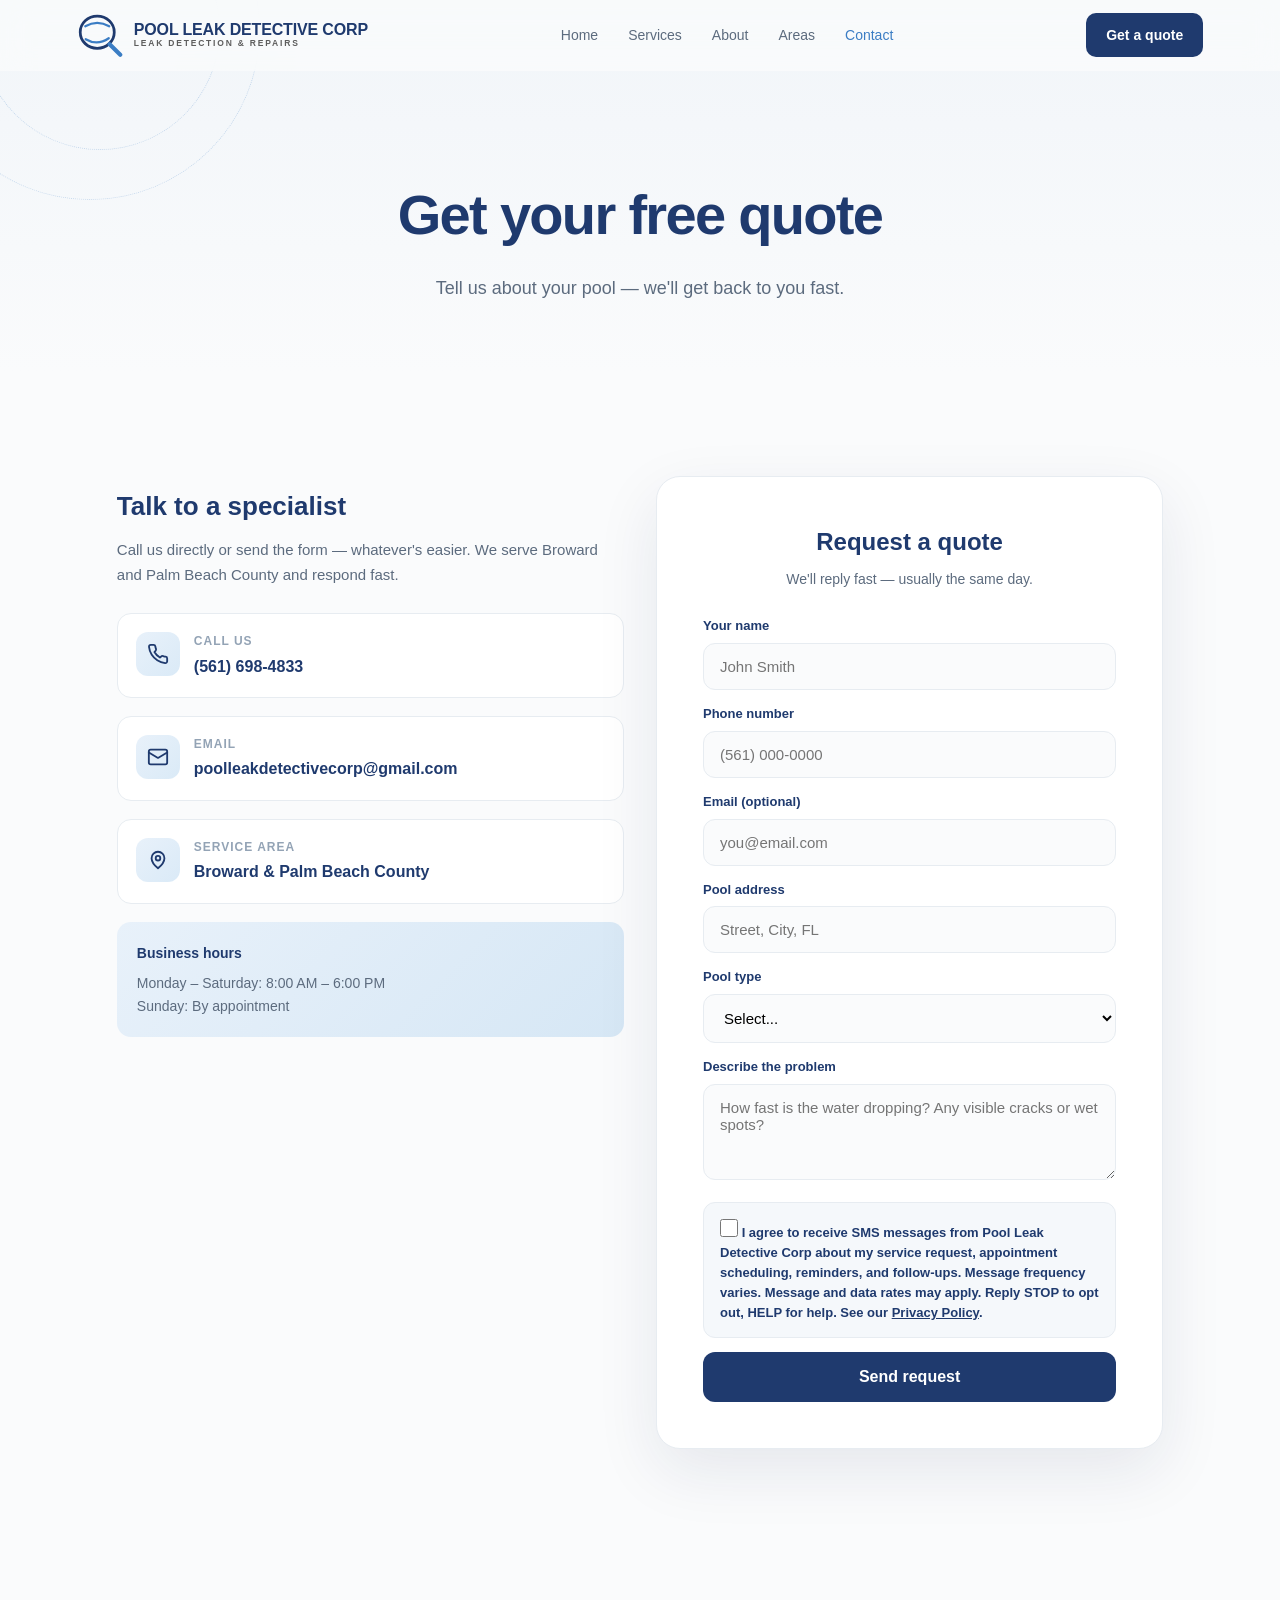
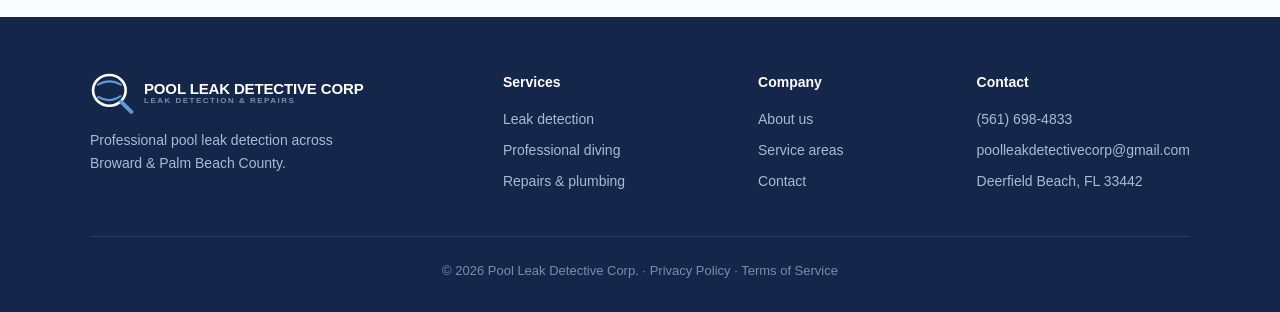
<file: contact.html>
<!DOCTYPE html>
<html lang="en">
<head>
<meta charset="UTF-8">
<meta name="viewport" content="width=device-width, initial-scale=1.0">
<title>Contact — Pool Leak Detective Corp</title>
<meta name="description" content="Get a free quote for pool leak detection in Broward & Palm Beach County. Call (561) 698-4833.">
<link rel="stylesheet" href="style.css">
<style>
  .contact-layout{display:grid;grid-template-columns:1fr 1fr;gap:32px;align-items:start;}
  .contact-info{padding-top:10px;}
  .contact-info h2{font-size:26px;font-weight:800;color:var(--navy);margin-bottom:10px;}
  .contact-info > p{color:var(--slate);font-size:15px;line-height:1.65;margin-bottom:26px;}
  .contact-item{
    display:flex;gap:14px;align-items:flex-start;margin-bottom:18px;
    background:#fff;border:1px solid var(--line);border-radius:14px;padding:18px;
  }
  .contact-item .ci-icon{
    width:44px;height:44px;border-radius:12px;flex-shrink:0;
    background:linear-gradient(135deg,#E8F1FA,#DAEAF7);color:var(--navy);
    display:flex;align-items:center;justify-content:center;
  }
  .contact-item .ci-icon svg{width:22px;height:22px;}
  .contact-item .ci-label{font-size:12px;color:var(--mist);font-weight:600;text-transform:uppercase;letter-spacing:1px;}
  .contact-item .ci-value{font-size:16px;color:var(--navy);font-weight:700;margin-top:2px;}
  .contact-item .ci-value a{color:var(--navy);}
  .hours-box{
    background:linear-gradient(135deg,#E8F1FA,#D6E7F5);border-radius:14px;
    padding:20px;margin-top:6px;
  }
  .hours-box h4{font-size:14px;font-weight:700;color:var(--navy);margin-bottom:8px;}
  .hours-box p{font-size:14px;color:var(--slate);}
  @media(max-width:860px){.contact-layout{grid-template-columns:1fr;}}

  /* SMS consent checkbox */
  .consent-field{margin-top:6px;}
  .consent-label{
    display:flex;gap:12px;align-items:flex-start;
    background:#F5F8FB;border:1px solid var(--line);border-radius:12px;
    padding:14px 16px;cursor:pointer;
    font-size:13px;line-height:1.55;color:var(--slate);
  }
  .consent-label input[type="checkbox"]{
    flex-shrink:0;width:18px;height:18px;margin-top:2px;cursor:pointer;
    accent-color:var(--navy);
  }
  .consent-label a{color:var(--navy);text-decoration:underline;font-weight:600;}
</style>
</head>
<body>

<nav id="nav">
  <a href="index.html" class="logo">
    <span class="logo-mark">
      <svg viewBox="0 0 100 100" fill="none" xmlns="http://www.w3.org/2000/svg">
        <ellipse cx="44" cy="44" rx="37" ry="35" stroke="#1F3A6E" stroke-width="6"/>
        <path d="M18 31 Q44 16 70 31" stroke="#3B7DC4" stroke-width="5" fill="none" stroke-linecap="round"/>
        <path d="M19 59 Q44 74 69 57" stroke="#3B7DC4" stroke-width="5" fill="none" stroke-linecap="round"/>
        <line x1="71" y1="70" x2="94" y2="93" stroke="#3B7DC4" stroke-width="9" stroke-linecap="round"/>
      </svg>
    </span>
    <span class="logo-txt">
      <span class="lt-main">POOL LEAK DETECTIVE CORP</span>
      <span class="lt-sub">LEAK DETECTION &amp; REPAIRS</span>
    </span>
  </a>
  <div class="nav-links" id="navLinks">
    <a href="index.html">Home</a>
    <a href="services.html">Services</a>
    <a href="about.html">About</a>
    <a href="areas.html">Areas</a>
    <a href="contact.html" class="active">Contact</a>
  </div>
  <a href="contact.html" class="nav-cta">Get a quote</a>
  <button class="nav-toggle" id="navToggle" aria-label="Menu">
    <svg width="26" height="26" viewBox="0 0 24 24" fill="none" stroke="currentColor" stroke-width="2"><line x1="3" y1="6" x2="21" y2="6"/><line x1="3" y1="12" x2="21" y2="12"/><line x1="3" y1="18" x2="21" y2="18"/></svg>
  </button>
</nav>

<div class="page-head">
  <div class="ring pr1"></div><div class="ring pr2"></div>
  <h1>Get your free quote</h1>
  <p>Tell us about your pool — we'll get back to you fast.</p>
</div>

<section>
  <div class="contact-layout">
    <div class="contact-info reveal">
      <h2>Talk to a specialist</h2>
      <p>Call us directly or send the form — whatever's easier. We serve Broward and Palm Beach County and respond fast.</p>

      <div class="contact-item">
        <span class="ci-icon"><svg viewBox="0 0 24 24" fill="none" stroke="currentColor" stroke-width="2" stroke-linecap="round" stroke-linejoin="round"><path d="M22 16.9v3a2 2 0 01-2.2 2 19.8 19.8 0 01-8.6-3 19.5 19.5 0 01-6-6 19.8 19.8 0 01-3-8.7A2 2 0 014.1 2h3a2 2 0 012 1.7c.1.9.4 1.8.7 2.7a2 2 0 01-.5 2.1L8.1 9.9a16 16 0 006 6l1.4-1.2a2 2 0 012.1-.5c.9.3 1.8.6 2.7.7a2 2 0 011.7 2z"/></svg></span>
        <div><div class="ci-label">Call us</div><div class="ci-value"><a href="tel:+15616984833">(561) 698-4833</a></div></div>
      </div>

      <div class="contact-item">
        <span class="ci-icon"><svg viewBox="0 0 24 24" fill="none" stroke="currentColor" stroke-width="2" stroke-linecap="round" stroke-linejoin="round"><rect x="2" y="4" width="20" height="16" rx="2"/><path d="M2 7l10 6 10-6"/></svg></span>
        <div><div class="ci-label">Email</div><div class="ci-value"><a href="mailto:poolleakdetectivecorp@gmail.com">poolleakdetectivecorp@gmail.com</a></div></div>
      </div>

      <div class="contact-item">
        <span class="ci-icon"><svg viewBox="0 0 24 24" fill="none" stroke="currentColor" stroke-width="2" stroke-linecap="round" stroke-linejoin="round"><path d="M12 21s-7-5.7-7-11a7 7 0 0114 0c0 5.3-7 11-7 11z"/><circle cx="12" cy="10" r="2.5"/></svg></span>
        <div><div class="ci-label">Service area</div><div class="ci-value">Broward &amp; Palm Beach County</div></div>
      </div>

      <div class="hours-box">
        <h4>Business hours</h4>
        <p>Monday – Saturday: 8:00 AM – 6:00 PM<br>Sunday: By appointment</p>
      </div>
    </div>

    <div class="form-wrap reveal">
      <h3>Request a quote</h3>
      <p class="sub">We'll reply fast — usually the same day.</p>
      <form id="quoteForm">
        <div class="field">
          <label>Your name</label>
          <input type="text" name="name" placeholder="John Smith" required>
        </div>
        <div class="field">
          <label>Phone number</label>
          <input type="tel" name="phone" placeholder="(561) 000-0000" required>
        </div>
        <div class="field">
          <label>Email (optional)</label>
          <input type="email" name="email" placeholder="you@email.com">
        </div>
        <div class="field">
          <label>Pool address</label>
          <input type="text" name="address" placeholder="Street, City, FL" required>
        </div>
        <div class="field">
          <label>Pool type</label>
          <select name="pooltype">
            <option value="">Select...</option>
            <option>Concrete / Gunite</option>
            <option>Fiberglass</option>
            <option>Vinyl liner</option>
            <option>Pool + spa</option>
            <option>Not sure</option>
          </select>
        </div>
        <div class="field">
          <label>Describe the problem</label>
          <textarea name="message" placeholder="How fast is the water dropping? Any visible cracks or wet spots?"></textarea>
        </div>
        <div class="field consent-field">
          <label class="consent-label">
            <input type="checkbox" name="sms_consent" id="smsConsent" required>
            <span>I agree to receive SMS messages from Pool Leak Detective Corp about my service request, appointment scheduling, reminders, and follow-ups. Message frequency varies. Message and data rates may apply. Reply STOP to opt out, HELP for help. See our <a href="privacy.html">Privacy Policy</a>.</span>
          </label>
        </div>
        <button type="submit" class="form-submit">Send request</button>
      </form>
      <div class="form-success" id="formSuccess">
        ✓ Thank you! We've received your request and will contact you shortly.
      </div>
    </div>
  </div>
</section>

<footer>
  <div class="footer-inner">
    <div class="footer-col">
      <div class="flogo">
        <span class="logo-mark">
          <svg viewBox="0 0 100 100" fill="none" xmlns="http://www.w3.org/2000/svg">
            <ellipse cx="44" cy="44" rx="37" ry="35" stroke="#ffffff" stroke-width="6"/>
            <path d="M18 31 Q44 16 70 31" stroke="#5B9BD8" stroke-width="5" fill="none" stroke-linecap="round"/>
            <path d="M19 59 Q44 74 69 57" stroke="#5B9BD8" stroke-width="5" fill="none" stroke-linecap="round"/>
            <line x1="71" y1="70" x2="94" y2="93" stroke="#5B9BD8" stroke-width="9" stroke-linecap="round"/>
          </svg>
        </span>
        <span class="logo-txt">
          <span class="lt-main">POOL LEAK DETECTIVE CORP</span>
          <span class="lt-sub">LEAK DETECTION &amp; REPAIRS</span>
        </span>
      </div>
      <p>Professional pool leak detection across Broward &amp; Palm Beach County.</p>
    </div>
    <div class="footer-col">
      <h4>Services</h4>
      <a href="services.html">Leak detection</a>
      <a href="services.html">Professional diving</a>
      <a href="services.html">Repairs &amp; plumbing</a>
    </div>
    <div class="footer-col">
      <h4>Company</h4>
      <a href="about.html">About us</a>
      <a href="areas.html">Service areas</a>
      <a href="contact.html">Contact</a>
    </div>
    <div class="footer-col">
      <h4>Contact</h4>
      <p>(561) 698-4833</p>
      <p>poolleakdetectivecorp@gmail.com</p>
      <p>Deerfield Beach, FL 33442</p>
    </div>
  </div>
  <div class="footer-bottom">
    © 2026 Pool Leak Detective Corp. · <a href="privacy.html">Privacy Policy</a> · <a href="terms.html">Terms of Service</a>
  </div>
</footer>

<a href="tel:+15616984833" class="float-call">
  <svg width="20" height="20" viewBox="0 0 24 24" fill="none" stroke="currentColor" stroke-width="2.5" stroke-linecap="round" stroke-linejoin="round"><path d="M22 16.9v3a2 2 0 01-2.2 2 19.8 19.8 0 01-8.6-3 19.5 19.5 0 01-6-6 19.8 19.8 0 01-3-8.7A2 2 0 014.1 2h3a2 2 0 012 1.7c.1.9.4 1.8.7 2.7a2 2 0 01-.5 2.1L8.1 9.9a16 16 0 006 6l1.4-1.2a2 2 0 012.1-.5c.9.3 1.8.6 2.7.7a2 2 0 011.7 2z"/></svg>
  Call now — (561) 698-4833
</a>
<script src="script.js"></script>
</body>
</html>
</file>
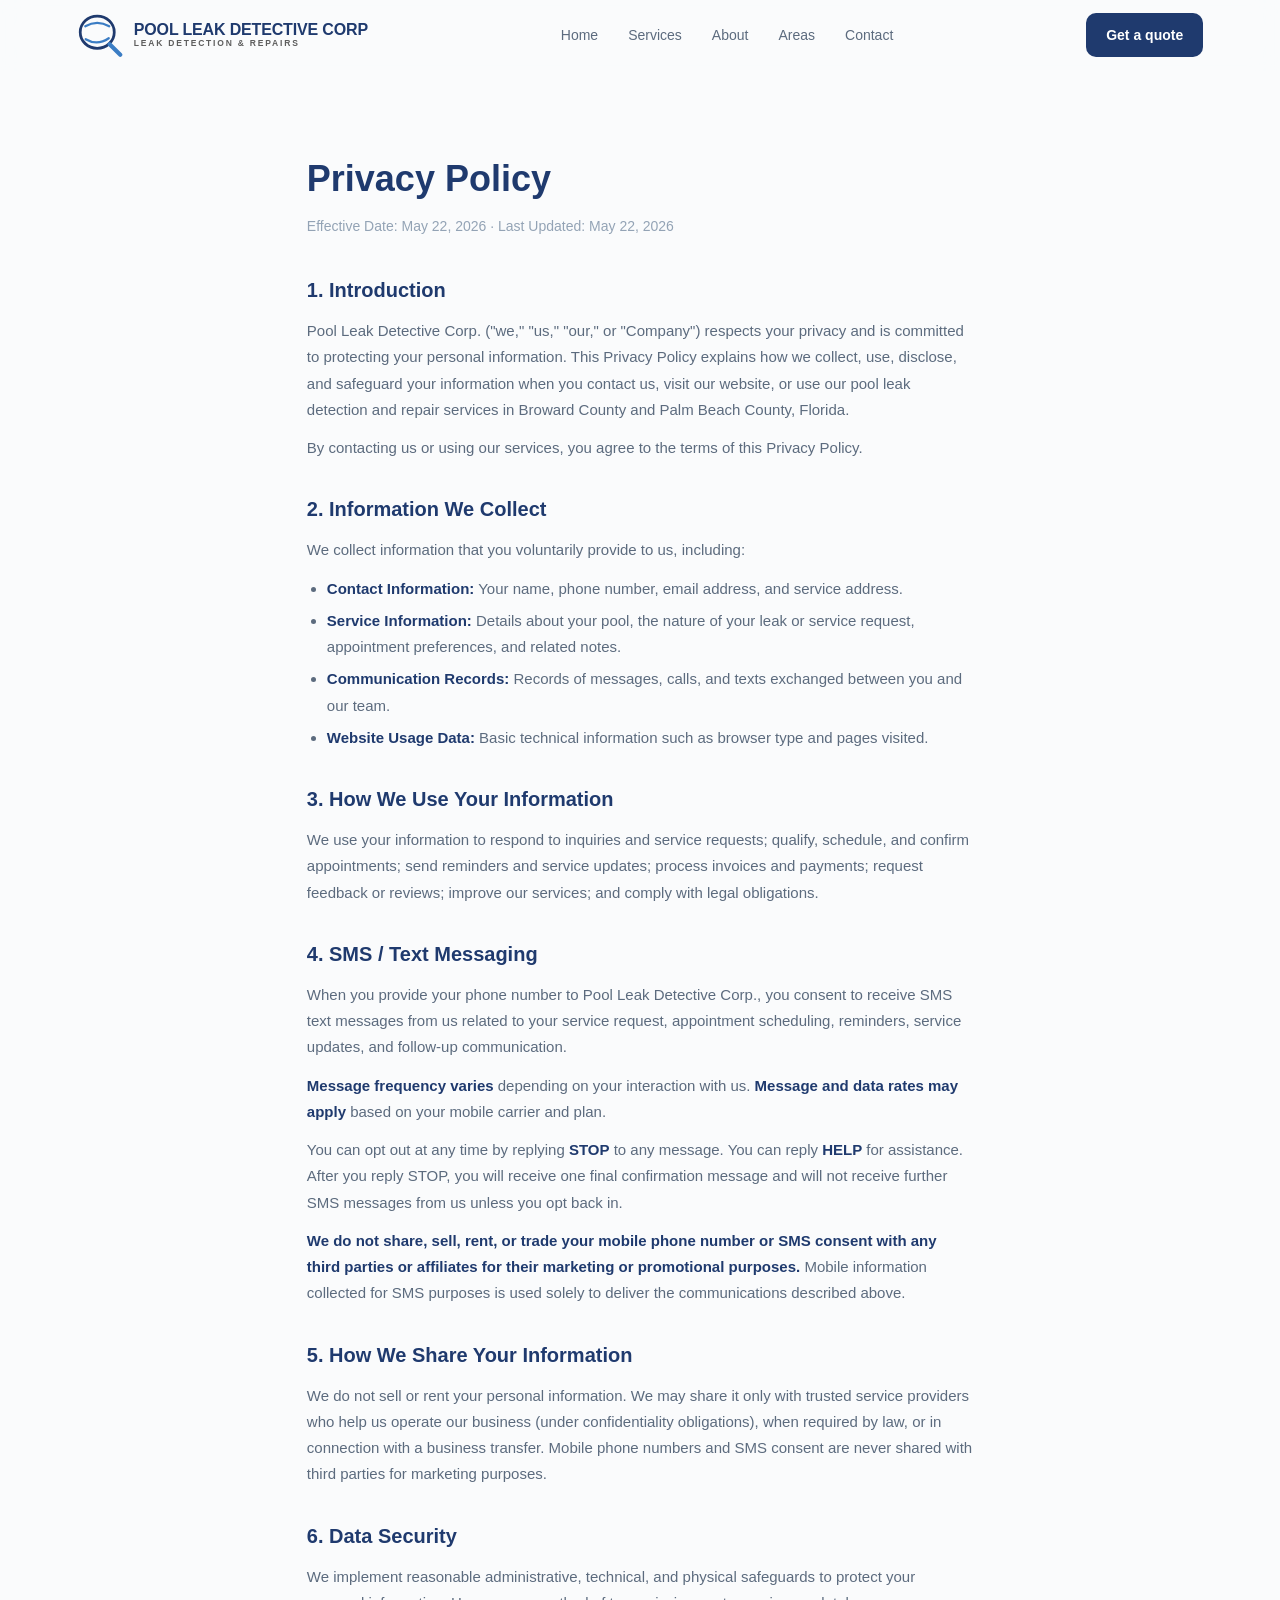
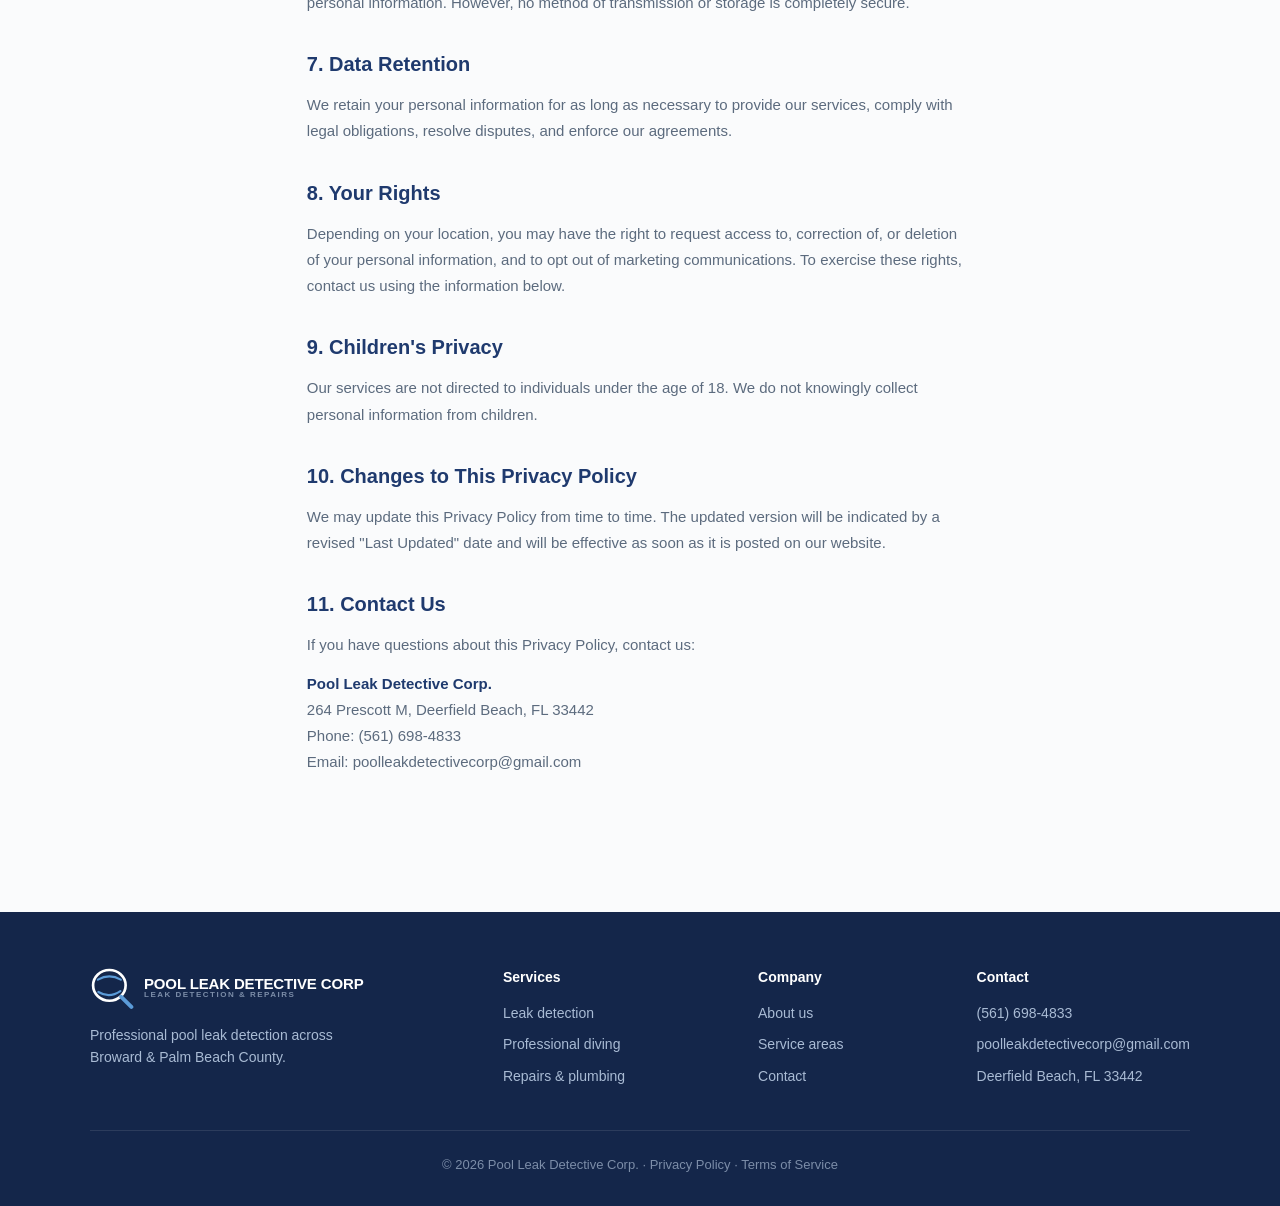
<file: privacy.html>
<!DOCTYPE html>
<html lang="en">
<head>
<meta charset="UTF-8">
<meta name="viewport" content="width=device-width, initial-scale=1.0">
<title>Privacy Policy — Pool Leak Detective Corp</title>
<link rel="stylesheet" href="style.css">
<style>
  .legal{max-width:820px;margin:0 auto;padding:150px 6vw 60px;}
  .legal h1{font-size:36px;font-weight:800;color:var(--navy);margin-bottom:6px;}
  .legal .dates{color:var(--mist);font-size:14px;margin-bottom:36px;}
  .legal h2{font-size:20px;font-weight:700;color:var(--navy);margin:32px 0 12px;}
  .legal p{color:var(--slate);font-size:15px;line-height:1.75;margin-bottom:12px;}
  .legal ul{margin:0 0 12px 20px;}
  .legal li{color:var(--slate);font-size:15px;line-height:1.75;margin-bottom:6px;}
  .legal strong{color:var(--navy);}
</style>
</head>
<body>

<nav id="nav">
  <a href="index.html" class="logo">
    <span class="logo-mark">
      <svg viewBox="0 0 100 100" fill="none" xmlns="http://www.w3.org/2000/svg">
        <ellipse cx="44" cy="44" rx="37" ry="35" stroke="#1F3A6E" stroke-width="6"/>
        <path d="M18 31 Q44 16 70 31" stroke="#3B7DC4" stroke-width="5" fill="none" stroke-linecap="round"/>
        <path d="M19 59 Q44 74 69 57" stroke="#3B7DC4" stroke-width="5" fill="none" stroke-linecap="round"/>
        <line x1="71" y1="70" x2="94" y2="93" stroke="#3B7DC4" stroke-width="9" stroke-linecap="round"/>
      </svg>
    </span>
    <span class="logo-txt">
      <span class="lt-main">POOL LEAK DETECTIVE CORP</span>
      <span class="lt-sub">LEAK DETECTION &amp; REPAIRS</span>
    </span>
  </a>
  <div class="nav-links" id="navLinks">
    <a href="index.html">Home</a>
    <a href="services.html">Services</a>
    <a href="about.html">About</a>
    <a href="areas.html">Areas</a>
    <a href="contact.html">Contact</a>
  </div>
  <a href="contact.html" class="nav-cta">Get a quote</a>
  <button class="nav-toggle" id="navToggle" aria-label="Menu">
    <svg width="26" height="26" viewBox="0 0 24 24" fill="none" stroke="currentColor" stroke-width="2"><line x1="3" y1="6" x2="21" y2="6"/><line x1="3" y1="12" x2="21" y2="12"/><line x1="3" y1="18" x2="21" y2="18"/></svg>
  </button>
</nav>

<div class="legal">
  <h1>Privacy Policy</h1>
  <p class="dates">Effective Date: May 22, 2026 · Last Updated: May 22, 2026</p>

  <h2>1. Introduction</h2>
  <p>Pool Leak Detective Corp. ("we," "us," "our," or "Company") respects your privacy and is committed to protecting your personal information. This Privacy Policy explains how we collect, use, disclose, and safeguard your information when you contact us, visit our website, or use our pool leak detection and repair services in Broward County and Palm Beach County, Florida.</p>
  <p>By contacting us or using our services, you agree to the terms of this Privacy Policy.</p>

  <h2>2. Information We Collect</h2>
  <p>We collect information that you voluntarily provide to us, including:</p>
  <ul>
    <li><strong>Contact Information:</strong> Your name, phone number, email address, and service address.</li>
    <li><strong>Service Information:</strong> Details about your pool, the nature of your leak or service request, appointment preferences, and related notes.</li>
    <li><strong>Communication Records:</strong> Records of messages, calls, and texts exchanged between you and our team.</li>
    <li><strong>Website Usage Data:</strong> Basic technical information such as browser type and pages visited.</li>
  </ul>

  <h2>3. How We Use Your Information</h2>
  <p>We use your information to respond to inquiries and service requests; qualify, schedule, and confirm appointments; send reminders and service updates; process invoices and payments; request feedback or reviews; improve our services; and comply with legal obligations.</p>

  <h2>4. SMS / Text Messaging</h2>
  <p>When you provide your phone number to Pool Leak Detective Corp., you consent to receive SMS text messages from us related to your service request, appointment scheduling, reminders, service updates, and follow-up communication.</p>
  <p><strong>Message frequency varies</strong> depending on your interaction with us. <strong>Message and data rates may apply</strong> based on your mobile carrier and plan.</p>
  <p>You can opt out at any time by replying <strong>STOP</strong> to any message. You can reply <strong>HELP</strong> for assistance. After you reply STOP, you will receive one final confirmation message and will not receive further SMS messages from us unless you opt back in.</p>
  <p><strong>We do not share, sell, rent, or trade your mobile phone number or SMS consent with any third parties or affiliates for their marketing or promotional purposes.</strong> Mobile information collected for SMS purposes is used solely to deliver the communications described above.</p>

  <h2>5. How We Share Your Information</h2>
  <p>We do not sell or rent your personal information. We may share it only with trusted service providers who help us operate our business (under confidentiality obligations), when required by law, or in connection with a business transfer. Mobile phone numbers and SMS consent are never shared with third parties for marketing purposes.</p>

  <h2>6. Data Security</h2>
  <p>We implement reasonable administrative, technical, and physical safeguards to protect your personal information. However, no method of transmission or storage is completely secure.</p>

  <h2>7. Data Retention</h2>
  <p>We retain your personal information for as long as necessary to provide our services, comply with legal obligations, resolve disputes, and enforce our agreements.</p>

  <h2>8. Your Rights</h2>
  <p>Depending on your location, you may have the right to request access to, correction of, or deletion of your personal information, and to opt out of marketing communications. To exercise these rights, contact us using the information below.</p>

  <h2>9. Children's Privacy</h2>
  <p>Our services are not directed to individuals under the age of 18. We do not knowingly collect personal information from children.</p>

  <h2>10. Changes to This Privacy Policy</h2>
  <p>We may update this Privacy Policy from time to time. The updated version will be indicated by a revised "Last Updated" date and will be effective as soon as it is posted on our website.</p>

  <h2>11. Contact Us</h2>
  <p>If you have questions about this Privacy Policy, contact us:</p>
  <p>
    <strong>Pool Leak Detective Corp.</strong><br>
    264 Prescott M, Deerfield Beach, FL 33442<br>
    Phone: (561) 698-4833<br>
    Email: poolleakdetectivecorp@gmail.com
  </p>
</div>

<footer>
  <div class="footer-inner">
    <div class="footer-col">
      <div class="flogo">
        <span class="logo-mark">
          <svg viewBox="0 0 100 100" fill="none" xmlns="http://www.w3.org/2000/svg">
            <ellipse cx="44" cy="44" rx="37" ry="35" stroke="#ffffff" stroke-width="6"/>
            <path d="M18 31 Q44 16 70 31" stroke="#5B9BD8" stroke-width="5" fill="none" stroke-linecap="round"/>
            <path d="M19 59 Q44 74 69 57" stroke="#5B9BD8" stroke-width="5" fill="none" stroke-linecap="round"/>
            <line x1="71" y1="70" x2="94" y2="93" stroke="#5B9BD8" stroke-width="9" stroke-linecap="round"/>
          </svg>
        </span>
        <span class="logo-txt">
          <span class="lt-main">POOL LEAK DETECTIVE CORP</span>
          <span class="lt-sub">LEAK DETECTION &amp; REPAIRS</span>
        </span>
      </div>
      <p>Professional pool leak detection across Broward &amp; Palm Beach County.</p>
    </div>
    <div class="footer-col">
      <h4>Services</h4>
      <a href="services.html">Leak detection</a>
      <a href="services.html">Professional diving</a>
      <a href="services.html">Repairs &amp; plumbing</a>
    </div>
    <div class="footer-col">
      <h4>Company</h4>
      <a href="about.html">About us</a>
      <a href="areas.html">Service areas</a>
      <a href="contact.html">Contact</a>
    </div>
    <div class="footer-col">
      <h4>Contact</h4>
      <p>(561) 698-4833</p>
      <p>poolleakdetectivecorp@gmail.com</p>
      <p>Deerfield Beach, FL 33442</p>
    </div>
  </div>
  <div class="footer-bottom">
    © 2026 Pool Leak Detective Corp. · <a href="privacy.html">Privacy Policy</a> · <a href="terms.html">Terms of Service</a>
  </div>
</footer>

<a href="tel:+15616984833" class="float-call">
  <svg width="20" height="20" viewBox="0 0 24 24" fill="none" stroke="currentColor" stroke-width="2.5" stroke-linecap="round" stroke-linejoin="round"><path d="M22 16.9v3a2 2 0 01-2.2 2 19.8 19.8 0 01-8.6-3 19.5 19.5 0 01-6-6 19.8 19.8 0 01-3-8.7A2 2 0 014.1 2h3a2 2 0 012 1.7c.1.9.4 1.8.7 2.7a2 2 0 01-.5 2.1L8.1 9.9a16 16 0 006 6l1.4-1.2a2 2 0 012.1-.5c.9.3 1.8.6 2.7.7a2 2 0 011.7 2z"/></svg>
  Call now — (561) 698-4833
</a>
<script src="script.js"></script>
</body>
</html>
</file>
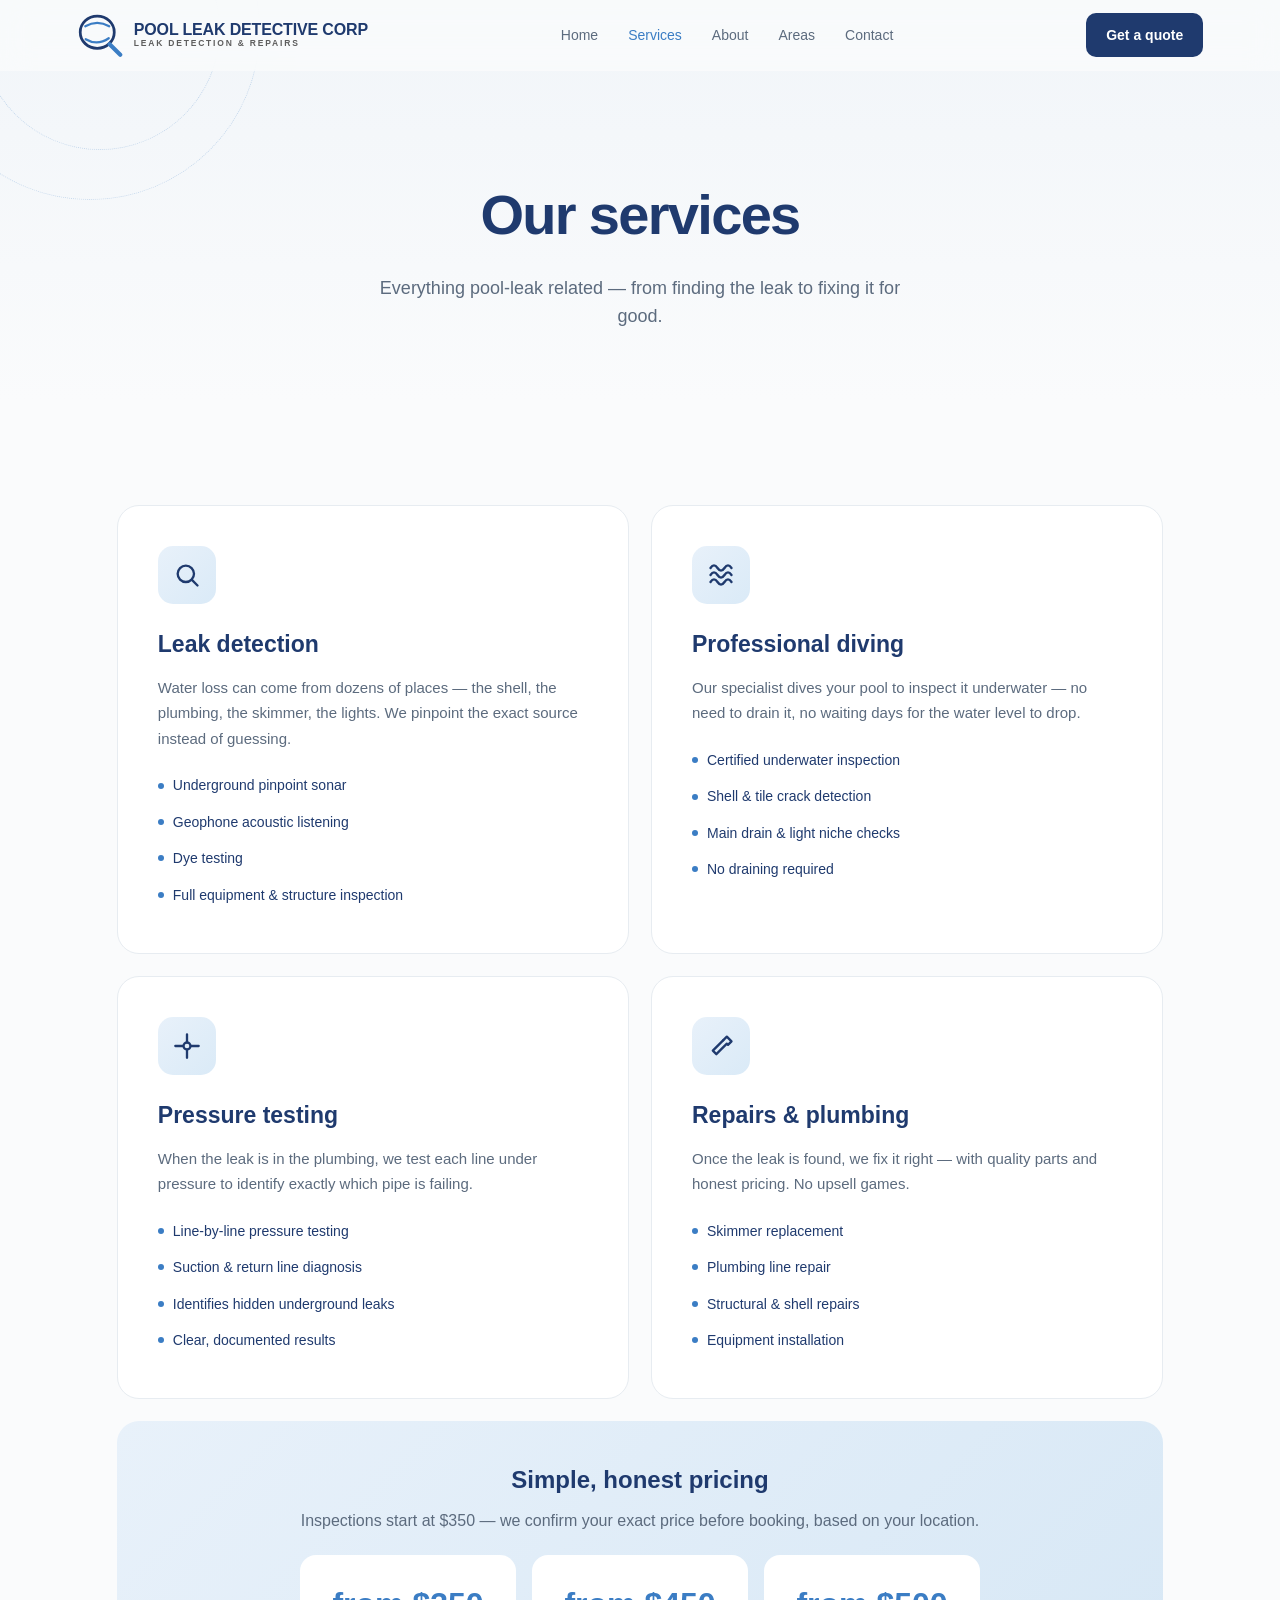
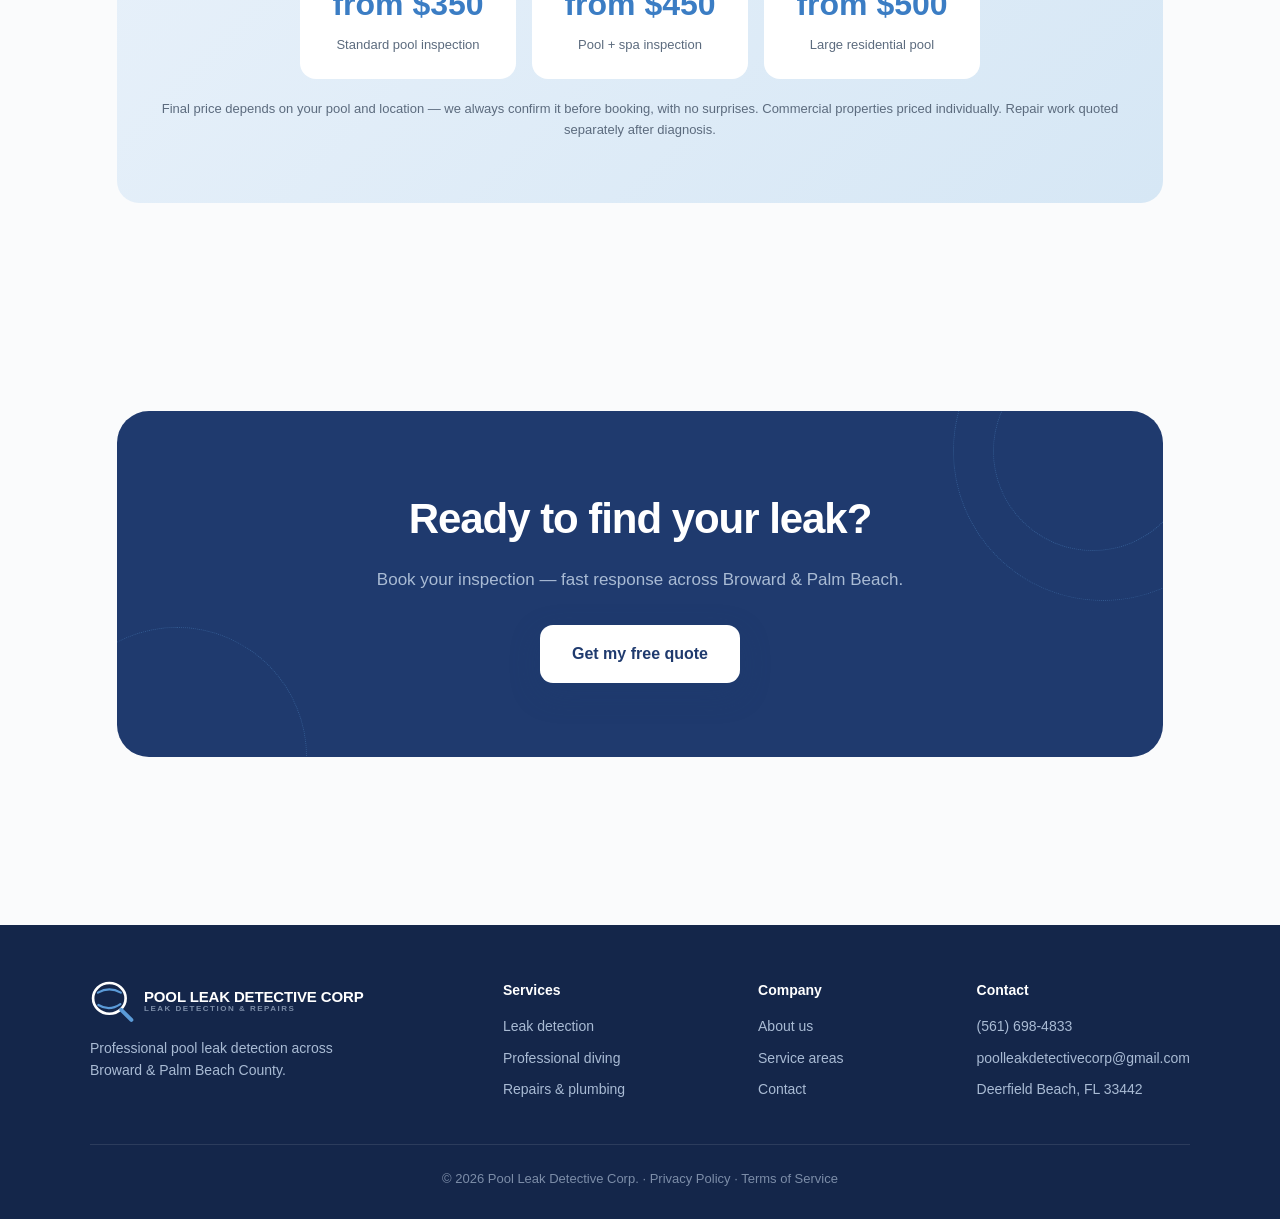
<file: services.html>
<!DOCTYPE html>
<html lang="en">
<head>
<meta charset="UTF-8">
<meta name="viewport" content="width=device-width, initial-scale=1.0">
<title>Services — Pool Leak Detective Corp</title>
<meta name="description" content="Pool leak detection, professional diving, pressure testing and repairs in Broward & Palm Beach County.">
<link rel="stylesheet" href="style.css">
<style>
  .svc-detail{display:grid;grid-template-columns:repeat(2,1fr);gap:22px;margin-bottom:22px;}
  .svc-block{
    background:#fff;border:1px solid var(--line);border-radius:22px;padding:40px;
    transition:.35s;
  }
  .svc-block:hover{box-shadow:0 22px 54px rgba(20,38,74,0.1);transform:translateY(-5px);}
  .svc-block .service-icon{margin-bottom:22px;}
  .svc-block h3{font-size:23px;font-weight:800;color:var(--navy);margin-bottom:12px;}
  .svc-block p{color:var(--slate);font-size:15px;line-height:1.7;margin-bottom:16px;}
  .svc-block ul{list-style:none;}
  .svc-block ul li{
    font-size:14px;color:var(--navy);padding:7px 0;display:flex;gap:9px;align-items:center;
  }
  .svc-block ul li::before{content:"";width:6px;height:6px;background:var(--blue);border-radius:50%;flex-shrink:0;}
  .price-strip{
    background:linear-gradient(135deg,#E8F1FA,#D6E7F5);border-radius:22px;
    padding:40px;text-align:center;
  }
  .price-strip h3{font-size:24px;font-weight:800;color:var(--navy);margin-bottom:8px;}
  .price-strip p{color:var(--slate);margin-bottom:22px;}
  .price-grid{display:grid;grid-template-columns:repeat(3,1fr);gap:16px;max-width:680px;margin:0 auto;}
  .price-card{background:#fff;border-radius:16px;padding:24px;}
  .price-card .pc-amt{font-size:32px;font-weight:800;color:var(--blue);}
  .price-card .pc-label{font-size:13px;color:var(--slate);margin-top:4px;}
  @media(max-width:860px){.svc-detail{grid-template-columns:1fr;}.price-grid{grid-template-columns:1fr;}}
</style>
</head>
<body>

<nav id="nav">
  <a href="index.html" class="logo">
    <span class="logo-mark">
      <svg viewBox="0 0 100 100" fill="none" xmlns="http://www.w3.org/2000/svg">
        <ellipse cx="44" cy="44" rx="37" ry="35" stroke="#1F3A6E" stroke-width="6"/>
        <path d="M18 31 Q44 16 70 31" stroke="#3B7DC4" stroke-width="5" fill="none" stroke-linecap="round"/>
        <path d="M19 59 Q44 74 69 57" stroke="#3B7DC4" stroke-width="5" fill="none" stroke-linecap="round"/>
        <line x1="71" y1="70" x2="94" y2="93" stroke="#3B7DC4" stroke-width="9" stroke-linecap="round"/>
      </svg>
    </span>
    <span class="logo-txt">
      <span class="lt-main">POOL LEAK DETECTIVE CORP</span>
      <span class="lt-sub">LEAK DETECTION &amp; REPAIRS</span>
    </span>
  </a>
  <div class="nav-links" id="navLinks">
    <a href="index.html">Home</a>
    <a href="services.html" class="active">Services</a>
    <a href="about.html">About</a>
    <a href="areas.html">Areas</a>
    <a href="contact.html">Contact</a>
  </div>
  <a href="contact.html" class="nav-cta">Get a quote</a>
  <button class="nav-toggle" id="navToggle" aria-label="Menu">
    <svg width="26" height="26" viewBox="0 0 24 24" fill="none" stroke="currentColor" stroke-width="2"><line x1="3" y1="6" x2="21" y2="6"/><line x1="3" y1="12" x2="21" y2="12"/><line x1="3" y1="18" x2="21" y2="18"/></svg>
  </button>
</nav>

<div class="page-head">
  <div class="ring pr1"></div><div class="ring pr2"></div>
  <h1>Our services</h1>
  <p>Everything pool-leak related — from finding the leak to fixing it for good.</p>
</div>

<section>
  <div class="svc-detail">
    <div class="svc-block reveal">
      <div class="service-icon"><svg viewBox="0 0 24 24" fill="none" stroke="currentColor" stroke-width="2" stroke-linecap="round"><circle cx="11" cy="11" r="7"/><line x1="16" y1="16" x2="21" y2="21"/></svg></div>
      <h3>Leak detection</h3>
      <p>Water loss can come from dozens of places — the shell, the plumbing, the skimmer, the lights. We pinpoint the exact source instead of guessing.</p>
      <ul>
        <li>Underground pinpoint sonar</li>
        <li>Geophone acoustic listening</li>
        <li>Dye testing</li>
        <li>Full equipment &amp; structure inspection</li>
      </ul>
    </div>
    <div class="svc-block reveal">
      <div class="service-icon"><svg viewBox="0 0 24 24" fill="none" stroke="currentColor" stroke-width="2" stroke-linecap="round"><path d="M3 12c2-3 4-3 6 0s4 3 6 0 4-3 6 0"/><path d="M3 18c2-3 4-3 6 0s4 3 6 0 4-3 6 0"/><path d="M3 6c2-3 4-3 6 0s4 3 6 0 4-3 6 0"/></svg></div>
      <h3>Professional diving</h3>
      <p>Our specialist dives your pool to inspect it underwater — no need to drain it, no waiting days for the water level to drop.</p>
      <ul>
        <li>Certified underwater inspection</li>
        <li>Shell &amp; tile crack detection</li>
        <li>Main drain &amp; light niche checks</li>
        <li>No draining required</li>
      </ul>
    </div>
    <div class="svc-block reveal">
      <div class="service-icon"><svg viewBox="0 0 24 24" fill="none" stroke="currentColor" stroke-width="2" stroke-linecap="round"><path d="M12 2v6M12 16v6M2 12h6M16 12h6"/><circle cx="12" cy="12" r="3"/></svg></div>
      <h3>Pressure testing</h3>
      <p>When the leak is in the plumbing, we test each line under pressure to identify exactly which pipe is failing.</p>
      <ul>
        <li>Line-by-line pressure testing</li>
        <li>Suction &amp; return line diagnosis</li>
        <li>Identifies hidden underground leaks</li>
        <li>Clear, documented results</li>
      </ul>
    </div>
    <div class="svc-block reveal">
      <div class="service-icon"><svg viewBox="0 0 24 24" fill="none" stroke="currentColor" stroke-width="2" stroke-linecap="round" stroke-linejoin="round"><path d="M14 7l-9 9 3 3 9-9"/><path d="M14 7l3-3 4 4-3 3"/></svg></div>
      <h3>Repairs &amp; plumbing</h3>
      <p>Once the leak is found, we fix it right — with quality parts and honest pricing. No upsell games.</p>
      <ul>
        <li>Skimmer replacement</li>
        <li>Plumbing line repair</li>
        <li>Structural &amp; shell repairs</li>
        <li>Equipment installation</li>
      </ul>
    </div>
  </div>

  <div class="price-strip reveal">
    <h3>Simple, honest pricing</h3>
    <p>Inspections start at $350 — we confirm your exact price before booking, based on your location.</p>
    <div class="price-grid">
      <div class="price-card"><div class="pc-amt">from $350</div><div class="pc-label">Standard pool inspection</div></div>
      <div class="price-card"><div class="pc-amt">from $450</div><div class="pc-label">Pool + spa inspection</div></div>
      <div class="price-card"><div class="pc-amt">from $500</div><div class="pc-label">Large residential pool</div></div>
    </div>
    <p style="margin-top:20px;font-size:13px;">Final price depends on your pool and location — we always confirm it before booking, with no surprises. Commercial properties priced individually. Repair work quoted separately after diagnosis.</p>
  </div>
</section>

<section>
  <div class="cta-band reveal">
    <div class="ring r1"></div><div class="ring r2"></div><div class="ring r3"></div>
    <h2>Ready to find your leak?</h2>
    <p>Book your inspection — fast response across Broward &amp; Palm Beach.</p>
    <a href="contact.html" class="btn-primary">Get my free quote</a>
  </div>
</section>

<footer>
  <div class="footer-inner">
    <div class="footer-col">
      <div class="flogo">
        <span class="logo-mark">
          <svg viewBox="0 0 100 100" fill="none" xmlns="http://www.w3.org/2000/svg">
            <ellipse cx="44" cy="44" rx="37" ry="35" stroke="#ffffff" stroke-width="6"/>
            <path d="M18 31 Q44 16 70 31" stroke="#5B9BD8" stroke-width="5" fill="none" stroke-linecap="round"/>
            <path d="M19 59 Q44 74 69 57" stroke="#5B9BD8" stroke-width="5" fill="none" stroke-linecap="round"/>
            <line x1="71" y1="70" x2="94" y2="93" stroke="#5B9BD8" stroke-width="9" stroke-linecap="round"/>
          </svg>
        </span>
        <span class="logo-txt">
          <span class="lt-main">POOL LEAK DETECTIVE CORP</span>
          <span class="lt-sub">LEAK DETECTION &amp; REPAIRS</span>
        </span>
      </div>
      <p>Professional pool leak detection across Broward &amp; Palm Beach County.</p>
    </div>
    <div class="footer-col">
      <h4>Services</h4>
      <a href="services.html">Leak detection</a>
      <a href="services.html">Professional diving</a>
      <a href="services.html">Repairs &amp; plumbing</a>
    </div>
    <div class="footer-col">
      <h4>Company</h4>
      <a href="about.html">About us</a>
      <a href="areas.html">Service areas</a>
      <a href="contact.html">Contact</a>
    </div>
    <div class="footer-col">
      <h4>Contact</h4>
      <p>(561) 698-4833</p>
      <p>poolleakdetectivecorp@gmail.com</p>
      <p>Deerfield Beach, FL 33442</p>
    </div>
  </div>
  <div class="footer-bottom">
    © 2026 Pool Leak Detective Corp. · <a href="privacy.html">Privacy Policy</a> · <a href="terms.html">Terms of Service</a>
  </div>
</footer>

<a href="tel:+15616984833" class="float-call">
  <svg width="20" height="20" viewBox="0 0 24 24" fill="none" stroke="currentColor" stroke-width="2.5" stroke-linecap="round" stroke-linejoin="round"><path d="M22 16.9v3a2 2 0 01-2.2 2 19.8 19.8 0 01-8.6-3 19.5 19.5 0 01-6-6 19.8 19.8 0 01-3-8.7A2 2 0 014.1 2h3a2 2 0 012 1.7c.1.9.4 1.8.7 2.7a2 2 0 01-.5 2.1L8.1 9.9a16 16 0 006 6l1.4-1.2a2 2 0 012.1-.5c.9.3 1.8.6 2.7.7a2 2 0 011.7 2z"/></svg>
  Call now — (561) 698-4833
</a>
<script src="script.js"></script>
</body>
</html>
</file>
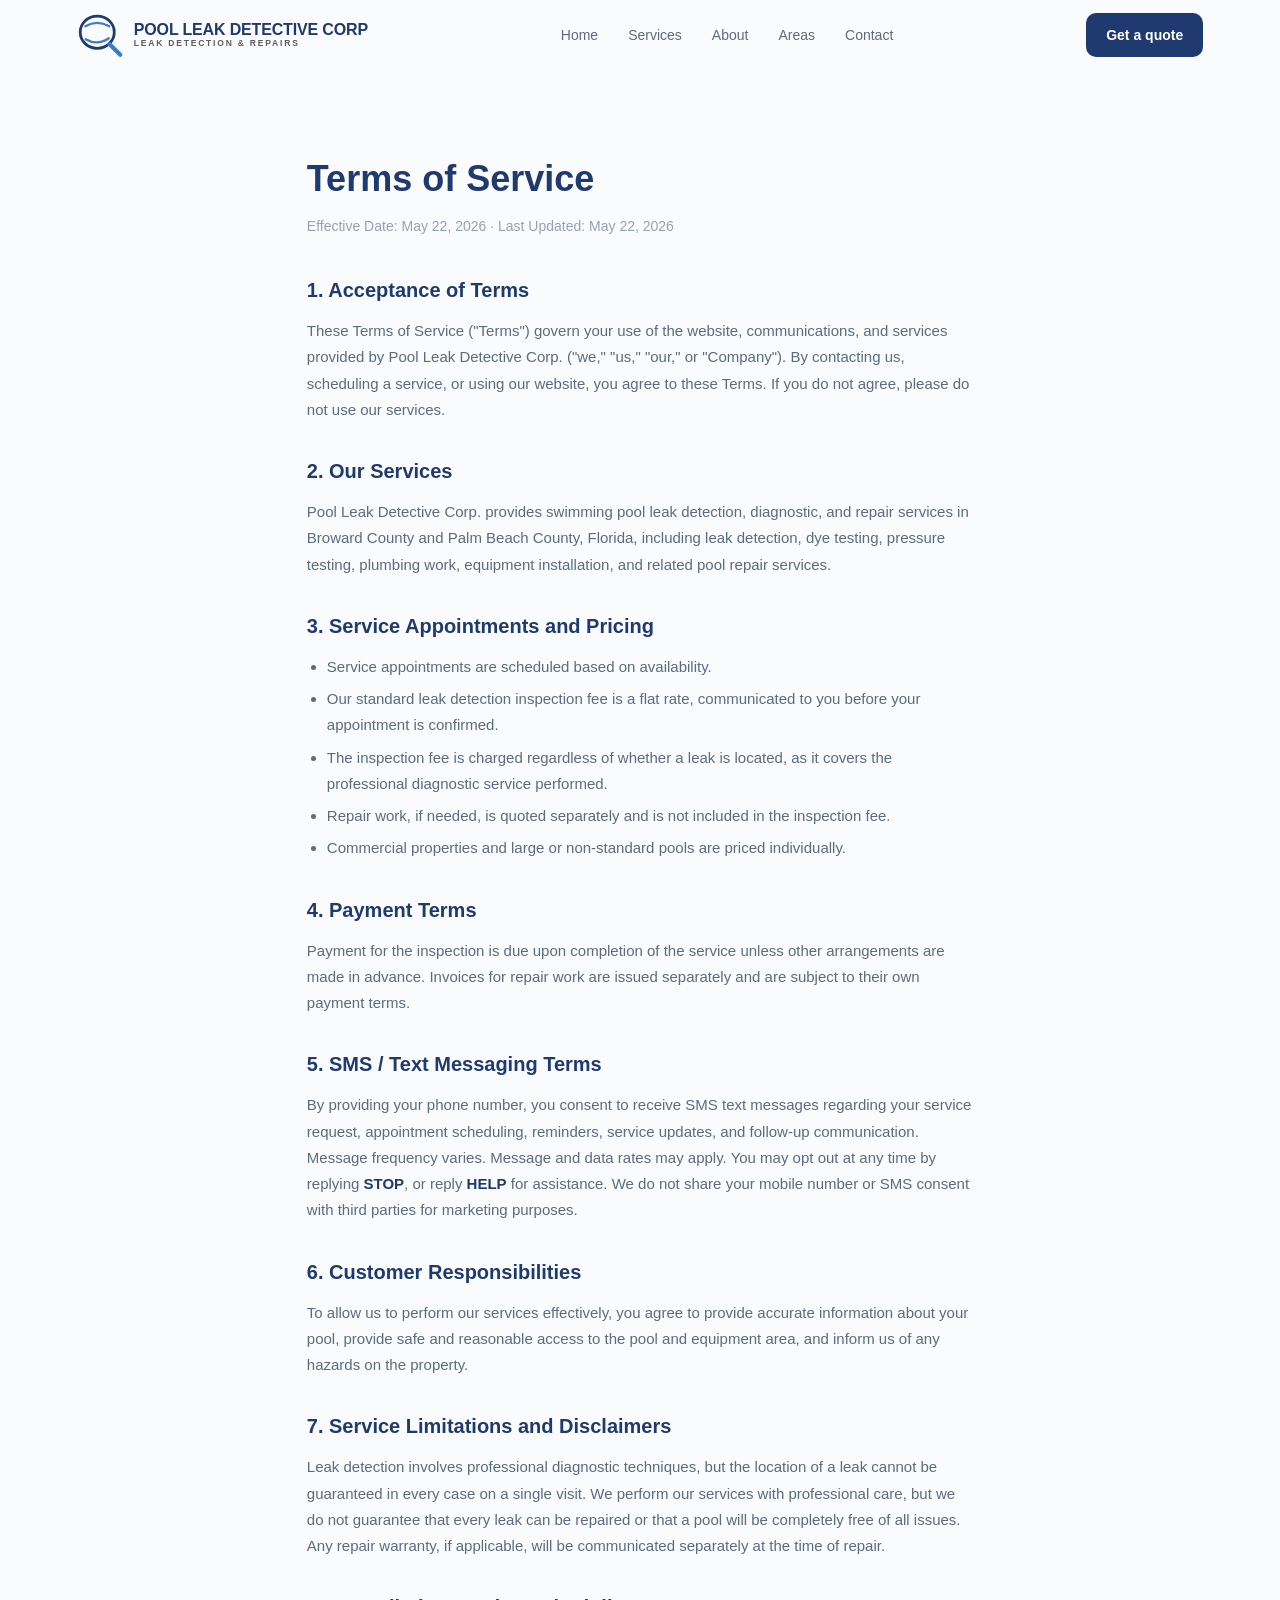
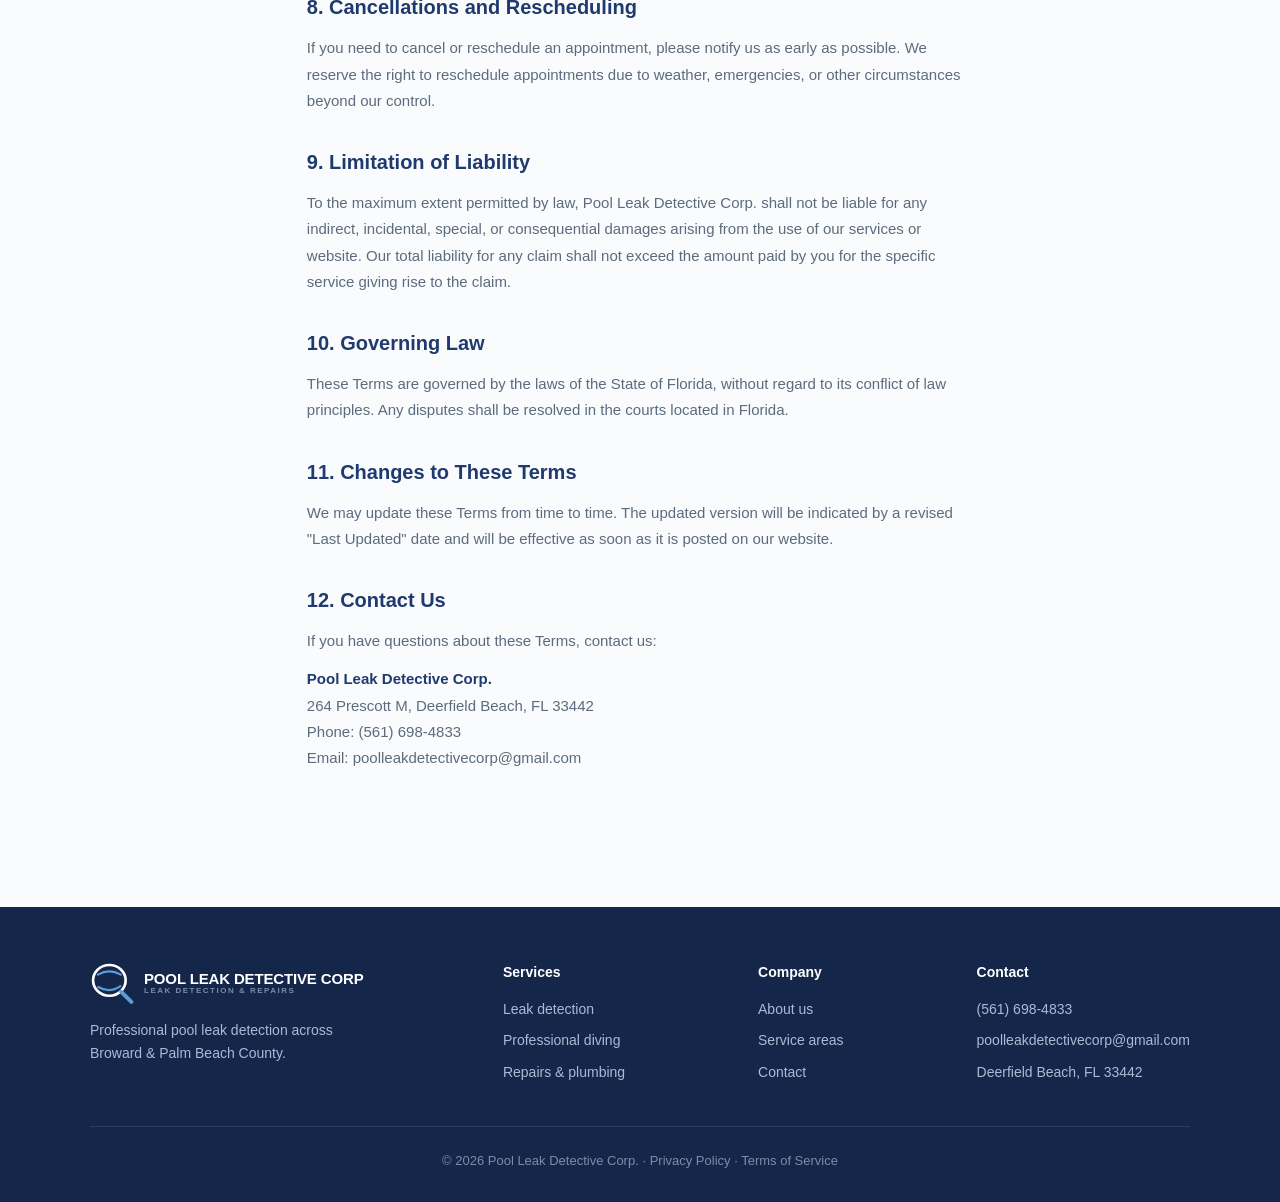
<file: terms.html>
<!DOCTYPE html>
<html lang="en">
<head>
<meta charset="UTF-8">
<meta name="viewport" content="width=device-width, initial-scale=1.0">
<title>Terms of Service — Pool Leak Detective Corp</title>
<link rel="stylesheet" href="style.css">
<style>
  .legal{max-width:820px;margin:0 auto;padding:150px 6vw 60px;}
  .legal h1{font-size:36px;font-weight:800;color:var(--navy);margin-bottom:6px;}
  .legal .dates{color:var(--mist);font-size:14px;margin-bottom:36px;}
  .legal h2{font-size:20px;font-weight:700;color:var(--navy);margin:32px 0 12px;}
  .legal p{color:var(--slate);font-size:15px;line-height:1.75;margin-bottom:12px;}
  .legal ul{margin:0 0 12px 20px;}
  .legal li{color:var(--slate);font-size:15px;line-height:1.75;margin-bottom:6px;}
  .legal strong{color:var(--navy);}
</style>
</head>
<body>

<nav id="nav">
  <a href="index.html" class="logo">
    <span class="logo-mark">
      <svg viewBox="0 0 100 100" fill="none" xmlns="http://www.w3.org/2000/svg">
        <ellipse cx="44" cy="44" rx="37" ry="35" stroke="#1F3A6E" stroke-width="6"/>
        <path d="M18 31 Q44 16 70 31" stroke="#3B7DC4" stroke-width="5" fill="none" stroke-linecap="round"/>
        <path d="M19 59 Q44 74 69 57" stroke="#3B7DC4" stroke-width="5" fill="none" stroke-linecap="round"/>
        <line x1="71" y1="70" x2="94" y2="93" stroke="#3B7DC4" stroke-width="9" stroke-linecap="round"/>
      </svg>
    </span>
    <span class="logo-txt">
      <span class="lt-main">POOL LEAK DETECTIVE CORP</span>
      <span class="lt-sub">LEAK DETECTION &amp; REPAIRS</span>
    </span>
  </a>
  <div class="nav-links" id="navLinks">
    <a href="index.html">Home</a>
    <a href="services.html">Services</a>
    <a href="about.html">About</a>
    <a href="areas.html">Areas</a>
    <a href="contact.html">Contact</a>
  </div>
  <a href="contact.html" class="nav-cta">Get a quote</a>
  <button class="nav-toggle" id="navToggle" aria-label="Menu">
    <svg width="26" height="26" viewBox="0 0 24 24" fill="none" stroke="currentColor" stroke-width="2"><line x1="3" y1="6" x2="21" y2="6"/><line x1="3" y1="12" x2="21" y2="12"/><line x1="3" y1="18" x2="21" y2="18"/></svg>
  </button>
</nav>

<div class="legal">
  <h1>Terms of Service</h1>
  <p class="dates">Effective Date: May 22, 2026 · Last Updated: May 22, 2026</p>

  <h2>1. Acceptance of Terms</h2>
  <p>These Terms of Service ("Terms") govern your use of the website, communications, and services provided by Pool Leak Detective Corp. ("we," "us," "our," or "Company"). By contacting us, scheduling a service, or using our website, you agree to these Terms. If you do not agree, please do not use our services.</p>

  <h2>2. Our Services</h2>
  <p>Pool Leak Detective Corp. provides swimming pool leak detection, diagnostic, and repair services in Broward County and Palm Beach County, Florida, including leak detection, dye testing, pressure testing, plumbing work, equipment installation, and related pool repair services.</p>

  <h2>3. Service Appointments and Pricing</h2>
  <ul>
    <li>Service appointments are scheduled based on availability.</li>
    <li>Our standard leak detection inspection fee is a flat rate, communicated to you before your appointment is confirmed.</li>
    <li>The inspection fee is charged regardless of whether a leak is located, as it covers the professional diagnostic service performed.</li>
    <li>Repair work, if needed, is quoted separately and is not included in the inspection fee.</li>
    <li>Commercial properties and large or non-standard pools are priced individually.</li>
  </ul>

  <h2>4. Payment Terms</h2>
  <p>Payment for the inspection is due upon completion of the service unless other arrangements are made in advance. Invoices for repair work are issued separately and are subject to their own payment terms.</p>

  <h2>5. SMS / Text Messaging Terms</h2>
  <p>By providing your phone number, you consent to receive SMS text messages regarding your service request, appointment scheduling, reminders, service updates, and follow-up communication. Message frequency varies. Message and data rates may apply. You may opt out at any time by replying <strong>STOP</strong>, or reply <strong>HELP</strong> for assistance. We do not share your mobile number or SMS consent with third parties for marketing purposes.</p>

  <h2>6. Customer Responsibilities</h2>
  <p>To allow us to perform our services effectively, you agree to provide accurate information about your pool, provide safe and reasonable access to the pool and equipment area, and inform us of any hazards on the property.</p>

  <h2>7. Service Limitations and Disclaimers</h2>
  <p>Leak detection involves professional diagnostic techniques, but the location of a leak cannot be guaranteed in every case on a single visit. We perform our services with professional care, but we do not guarantee that every leak can be repaired or that a pool will be completely free of all issues. Any repair warranty, if applicable, will be communicated separately at the time of repair.</p>

  <h2>8. Cancellations and Rescheduling</h2>
  <p>If you need to cancel or reschedule an appointment, please notify us as early as possible. We reserve the right to reschedule appointments due to weather, emergencies, or other circumstances beyond our control.</p>

  <h2>9. Limitation of Liability</h2>
  <p>To the maximum extent permitted by law, Pool Leak Detective Corp. shall not be liable for any indirect, incidental, special, or consequential damages arising from the use of our services or website. Our total liability for any claim shall not exceed the amount paid by you for the specific service giving rise to the claim.</p>

  <h2>10. Governing Law</h2>
  <p>These Terms are governed by the laws of the State of Florida, without regard to its conflict of law principles. Any disputes shall be resolved in the courts located in Florida.</p>

  <h2>11. Changes to These Terms</h2>
  <p>We may update these Terms from time to time. The updated version will be indicated by a revised "Last Updated" date and will be effective as soon as it is posted on our website.</p>

  <h2>12. Contact Us</h2>
  <p>If you have questions about these Terms, contact us:</p>
  <p>
    <strong>Pool Leak Detective Corp.</strong><br>
    264 Prescott M, Deerfield Beach, FL 33442<br>
    Phone: (561) 698-4833<br>
    Email: poolleakdetectivecorp@gmail.com
  </p>
</div>

<footer>
  <div class="footer-inner">
    <div class="footer-col">
      <div class="flogo">
        <span class="logo-mark">
          <svg viewBox="0 0 100 100" fill="none" xmlns="http://www.w3.org/2000/svg">
            <ellipse cx="44" cy="44" rx="37" ry="35" stroke="#ffffff" stroke-width="6"/>
            <path d="M18 31 Q44 16 70 31" stroke="#5B9BD8" stroke-width="5" fill="none" stroke-linecap="round"/>
            <path d="M19 59 Q44 74 69 57" stroke="#5B9BD8" stroke-width="5" fill="none" stroke-linecap="round"/>
            <line x1="71" y1="70" x2="94" y2="93" stroke="#5B9BD8" stroke-width="9" stroke-linecap="round"/>
          </svg>
        </span>
        <span class="logo-txt">
          <span class="lt-main">POOL LEAK DETECTIVE CORP</span>
          <span class="lt-sub">LEAK DETECTION &amp; REPAIRS</span>
        </span>
      </div>
      <p>Professional pool leak detection across Broward &amp; Palm Beach County.</p>
    </div>
    <div class="footer-col">
      <h4>Services</h4>
      <a href="services.html">Leak detection</a>
      <a href="services.html">Professional diving</a>
      <a href="services.html">Repairs &amp; plumbing</a>
    </div>
    <div class="footer-col">
      <h4>Company</h4>
      <a href="about.html">About us</a>
      <a href="areas.html">Service areas</a>
      <a href="contact.html">Contact</a>
    </div>
    <div class="footer-col">
      <h4>Contact</h4>
      <p>(561) 698-4833</p>
      <p>poolleakdetectivecorp@gmail.com</p>
      <p>Deerfield Beach, FL 33442</p>
    </div>
  </div>
  <div class="footer-bottom">
    © 2026 Pool Leak Detective Corp. · <a href="privacy.html">Privacy Policy</a> · <a href="terms.html">Terms of Service</a>
  </div>
</footer>

<a href="tel:+15616984833" class="float-call">
  <svg width="20" height="20" viewBox="0 0 24 24" fill="none" stroke="currentColor" stroke-width="2.5" stroke-linecap="round" stroke-linejoin="round"><path d="M22 16.9v3a2 2 0 01-2.2 2 19.8 19.8 0 01-8.6-3 19.5 19.5 0 01-6-6 19.8 19.8 0 01-3-8.7A2 2 0 014.1 2h3a2 2 0 012 1.7c.1.9.4 1.8.7 2.7a2 2 0 01-.5 2.1L8.1 9.9a16 16 0 006 6l1.4-1.2a2 2 0 012.1-.5c.9.3 1.8.6 2.7.7a2 2 0 011.7 2z"/></svg>
  Call now — (561) 698-4833
</a>
<script src="script.js"></script>
</body>
</html>
</file>
<file: style.css>
/* ===================================================================
   POOL LEAK DETECTIVE CORP — Stylesheet
   Cores da marca: navy #1F3A6E · azul #3B7DC4 · cinza #5D5D5D
=================================================================== */

:root{
  --navy:#1F3A6E;
  --navy-deep:#14264A;
  --blue:#3B7DC4;
  --blue-light:#5B9BD8;
  --gray:#5D5D5D;
  --ink:#1A2438;
  --slate:#5C6B7E;
  --mist:#93A3B5;
  --line:#E7ECF1;
  --bg:#FAFBFC;
  --cloud:#F1F5F9;
}
*{margin:0;padding:0;box-sizing:border-box;}
html{scroll-behavior:smooth;}
body{
  font-family:-apple-system,BlinkMacSystemFont,'Segoe UI',Roboto,sans-serif;
  background:var(--bg);color:var(--ink);overflow-x:hidden;line-height:1.6;
}
a{text-decoration:none;color:inherit;}
img{max-width:100%;display:block;}

/* ---------- NAV ---------- */
nav{
  position:fixed;top:0;left:0;right:0;z-index:100;
  display:flex;align-items:center;justify-content:space-between;
  padding:12px 6vw;
  background:rgba(250,251,252,0.85);
  backdrop-filter:blur(14px);
  border-bottom:1px solid transparent;transition:.3s;
}
nav.scrolled{border-bottom-color:var(--line);padding:8px 6vw;}
.logo{display:flex;align-items:center;gap:11px;}
.logo img{height:46px;width:auto;}
.logo-mark{width:46px;height:46px;flex-shrink:0;}
.logo-mark svg{width:100%;height:100%;}
.logo-txt{display:flex;flex-direction:column;line-height:1.05;}
.logo-txt .lt-main{font-weight:800;font-size:16px;color:var(--navy);letter-spacing:-0.01em;}
.logo-txt .lt-sub{font-size:8.5px;color:var(--gray);letter-spacing:1.8px;font-weight:600;}
.nav-links{display:flex;gap:30px;align-items:center;}
.nav-links a{font-size:14px;color:var(--slate);font-weight:500;transition:color .2s;}
.nav-links a:hover,.nav-links a.active{color:var(--blue);}
.nav-cta{
  background:var(--navy);color:#fff;padding:11px 20px;border-radius:10px;
  font-size:14px;font-weight:600;transition:.2s;
}
.nav-cta:hover{background:var(--blue);transform:translateY(-2px);}
.nav-toggle{display:none;background:none;border:none;cursor:pointer;color:var(--navy);}

/* ---------- BUTTONS ---------- */
.btn-primary{
  background:var(--navy);color:#fff;padding:16px 32px;border-radius:13px;
  font-size:16px;font-weight:600;display:inline-flex;align-items:center;gap:9px;
  transition:.2s;box-shadow:0 10px 30px rgba(31,58,110,0.3);
}
.btn-primary:hover{transform:translateY(-3px);box-shadow:0 16px 42px rgba(31,58,110,0.4);background:var(--navy-deep);}
.btn-ghost{
  background:#fff;color:var(--navy);border:1px solid var(--line);
  padding:16px 32px;border-radius:13px;font-size:16px;font-weight:600;
  display:inline-flex;align-items:center;gap:9px;transition:.2s;
}
.btn-ghost:hover{transform:translateY(-3px);border-color:var(--blue);}

/* ---------- SECTIONS ---------- */
section{padding:104px 6vw;max-width:1200px;margin:0 auto;}
.eyebrow{
  color:var(--blue);font-size:13px;font-weight:700;letter-spacing:2.5px;
  text-transform:uppercase;margin-bottom:12px;text-align:center;
}
.section-title{
  font-size:clamp(28px,4vw,46px);font-weight:800;text-align:center;
  letter-spacing:-0.025em;margin-bottom:16px;line-height:1.13;color:var(--navy);
}
.section-intro{
  text-align:center;color:var(--slate);font-size:17px;
  max-width:580px;margin:0 auto 58px;line-height:1.65;
}
.reveal{opacity:0;transform:translateY(45px);transition:opacity .85s,transform .85s;}
.reveal.show{opacity:1;transform:translateY(0);}

/* ---------- PAGE HEADER (inner pages) ---------- */
.page-head{
  padding:170px 6vw 70px;text-align:center;position:relative;overflow:hidden;
  background:linear-gradient(180deg,var(--cloud),var(--bg));
}
.page-head .ring{position:absolute;border:1.5px dotted rgba(59,125,196,0.25);border-radius:50%;}
.page-head .pr1{width:340px;height:340px;top:-140px;left:-80px;}
.page-head .pr2{width:240px;height:240px;top:-90px;left:-20px;}
.page-head h1{
  font-size:clamp(34px,5vw,56px);font-weight:800;color:var(--navy);
  letter-spacing:-0.03em;margin-bottom:14px;position:relative;
}
.page-head p{
  color:var(--slate);font-size:18px;max-width:560px;margin:0 auto;position:relative;
}

/* ---------- CARDS GRID ---------- */
.grid-3{display:grid;grid-template-columns:repeat(3,1fr);gap:22px;}
.grid-2{display:grid;grid-template-columns:repeat(2,1fr);gap:22px;}

.service-card{
  background:#fff;border:1px solid var(--line);border-radius:20px;
  padding:34px 28px;transition:.35s;position:relative;overflow:hidden;
}
.service-card::before{
  content:"";position:absolute;top:0;left:0;right:0;height:3px;
  background:linear-gradient(90deg,var(--navy),var(--blue));
  transform:scaleX(0);transform-origin:left;transition:transform .35s;
}
.service-card:hover::before{transform:scaleX(1);}
.service-card:hover{
  transform:translateY(-8px);
  box-shadow:0 22px 54px rgba(20,38,74,0.12);border-color:rgba(59,125,196,0.3);
}
.service-icon{
  width:58px;height:58px;border-radius:15px;
  background:linear-gradient(135deg,#E8F1FA,#DAEAF7);
  display:flex;align-items:center;justify-content:center;
  margin-bottom:20px;transition:transform .35s;color:var(--navy);
}
.service-card:hover .service-icon{transform:scale(1.1) rotate(-6deg);}
.service-icon svg{width:28px;height:28px;}
.service-card h3{font-size:20px;font-weight:700;margin-bottom:10px;color:var(--navy);}
.service-card p{color:var(--slate);font-size:15px;line-height:1.62;}

/* ---------- SHOWCASE ---------- */
.showcase{
  background:linear-gradient(135deg,#E8F1FA,#D6E7F5);
  border-radius:28px;overflow:hidden;
  display:grid;grid-template-columns:1.1fr 1fr;align-items:center;min-height:360px;
}
.showcase-text{padding:52px;}
.showcase-text h2{font-size:32px;font-weight:800;margin-bottom:14px;letter-spacing:-0.02em;color:var(--navy);}
.showcase-text p{color:var(--slate);font-size:16px;line-height:1.65;margin-bottom:24px;}
.showcase-img{
  height:100%;min-height:360px;display:flex;align-items:center;justify-content:center;
  color:var(--mist);font-size:14px;flex-direction:column;gap:8px;
  border-left:1px solid rgba(255,255,255,0.6);
}
.check-list{list-style:none;}
.check-list li{
  display:flex;align-items:center;gap:11px;
  font-size:15px;color:var(--navy);margin-bottom:13px;font-weight:500;
}
.check-list .ck{
  width:24px;height:24px;background:#fff;border-radius:7px;
  display:flex;align-items:center;justify-content:center;
  color:#33B576;font-weight:800;flex-shrink:0;font-size:13px;
}

/* ---------- CTA BAND ---------- */
.cta-band{
  background:var(--navy);border-radius:32px;
  padding:74px 50px;text-align:center;position:relative;overflow:hidden;
}
.cta-band .ring{position:absolute;border:1.5px dotted rgba(91,155,216,0.35);border-radius:50%;}
.cta-band .r1{width:300px;height:300px;top:-110px;right:-90px;}
.cta-band .r2{width:200px;height:200px;top:-60px;right:-30px;}
.cta-band .r3{width:260px;height:260px;bottom:-130px;left:-70px;}
.cta-band h2{
  color:#fff;font-size:clamp(28px,4vw,42px);font-weight:800;
  margin-bottom:14px;position:relative;letter-spacing:-0.025em;
}
.cta-band p{color:#A9BBD4;font-size:17px;margin-bottom:32px;position:relative;}
.cta-band .btn-primary{background:#fff;color:var(--navy);position:relative;}
.cta-band .btn-primary:hover{background:var(--blue);color:#fff;}

/* ---------- FORM ---------- */
.form-wrap{
  background:#fff;border:1px solid var(--line);border-radius:24px;
  padding:46px;max-width:560px;margin:0 auto;
  box-shadow:0 22px 64px rgba(20,38,74,0.09);
}
.form-wrap h3{font-size:24px;font-weight:800;margin-bottom:6px;text-align:center;color:var(--navy);}
.form-wrap .sub{color:var(--slate);font-size:14px;text-align:center;margin-bottom:26px;}
.field{margin-bottom:14px;}
.field label{display:block;font-size:13px;font-weight:600;color:var(--navy);margin-bottom:6px;}
.field input,.field textarea,.field select{
  width:100%;padding:14px 16px;border:1px solid var(--line);
  border-radius:12px;font-size:15px;font-family:inherit;background:var(--bg);transition:.2s;
}
.field input:focus,.field textarea:focus,.field select:focus{
  outline:none;border-color:var(--blue);box-shadow:0 0 0 4px rgba(59,125,196,0.12);
}
.field textarea{resize:vertical;min-height:96px;}
.form-submit{
  width:100%;background:var(--navy);color:#fff;border:none;
  padding:16px;border-radius:12px;font-size:16px;font-weight:700;cursor:pointer;transition:.2s;
}
.form-submit:hover{background:var(--blue);transform:translateY(-2px);}
.form-success{
  display:none;text-align:center;padding:20px;background:#EAF7F0;
  border-radius:12px;color:#1E7A4D;font-weight:600;margin-top:14px;
}

/* ---------- FOOTER ---------- */
footer{background:var(--navy-deep);padding:54px 6vw 30px;margin-top:64px;}
.footer-inner{
  max-width:1100px;margin:0 auto;display:flex;
  justify-content:space-between;flex-wrap:wrap;gap:34px;
}
.footer-col{max-width:280px;}
.footer-col .flogo{display:flex;align-items:center;gap:10px;margin-bottom:14px;}
.footer-col .flogo img{height:54px;width:auto;}
.footer-col .flogo .logo-mark{width:44px;height:44px;}
.footer-col .flogo .lt-main{color:#fff;font-weight:800;font-size:15px;}
.footer-col .flogo .lt-sub{color:#7C8DA8;font-size:8px;letter-spacing:1.5px;font-weight:600;}
.footer-col h4{font-size:14px;font-weight:700;margin-bottom:14px;color:#fff;}
.footer-col a,.footer-col p{
  display:block;font-size:14px;color:#A9BBD4;margin-bottom:9px;transition:color .2s;
}
.footer-col a:hover{color:#fff;}
.footer-bottom{
  max-width:1100px;margin:34px auto 0;padding-top:24px;
  border-top:1px solid rgba(255,255,255,0.1);text-align:center;
  font-size:13px;color:#7C8DA8;
}

/* ---------- RESPONSIVE ---------- */
@media(max-width:860px){
  .logo img{height:38px;}
  .nav-links{
    display:none;position:absolute;top:100%;left:0;right:0;
    background:#fff;flex-direction:column;padding:20px 6vw;gap:18px;
    border-bottom:1px solid var(--line);
  }
  .nav-links.open{display:flex;}
  .nav-toggle{display:block;}
  .grid-3,.grid-2{grid-template-columns:1fr;}
  .showcase{grid-template-columns:1fr;}
  .showcase-img{border-left:none;border-top:1px solid rgba(255,255,255,0.6);min-height:200px;}
  section{padding:74px 6vw;}
  .showcase-text{padding:38px;}
  .form-wrap,.cta-band{padding:34px;}
  .page-head{padding:130px 6vw 56px;}
}

/* ===================================================================
   CONVERSION COMPONENTS — added for lead capture
=================================================================== */

/* ---- Floating call button (mobile) ---- */
.float-call{
  position:fixed;bottom:18px;left:18px;right:18px;z-index:200;
  display:none;background:#33B576;color:#fff;
  padding:16px;border-radius:14px;text-align:center;
  font-size:16px;font-weight:700;
  box-shadow:0 8px 28px rgba(51,181,118,0.45);
  align-items:center;justify-content:center;gap:9px;
}
@media(max-width:860px){
  .logo img{height:38px;}.float-call{display:flex;}}

/* ---- Hero mini-form ---- */
.hero-form{
  background:#fff;border:1px solid var(--line);border-radius:18px;
  padding:20px;max-width:440px;margin:26px auto 0;
  box-shadow:0 16px 44px rgba(20,38,74,0.12);
  opacity:0;transform:translateY(20px);animation:rise .9s .9s forwards;
}
.hero-form .hf-title{font-size:14px;font-weight:700;color:var(--navy);margin-bottom:12px;}
.hero-form .hf-row{display:flex;gap:8px;margin-bottom:8px;}
.hero-form input{
  flex:1;padding:13px 14px;border:1px solid var(--line);border-radius:10px;
  font-size:14px;font-family:inherit;background:var(--bg);
}
.hero-form input:focus{outline:none;border-color:var(--blue);box-shadow:0 0 0 3px rgba(59,125,196,0.12);}
.hero-form button{
  width:100%;background:var(--navy);color:#fff;border:none;
  padding:14px;border-radius:10px;font-size:15px;font-weight:700;cursor:pointer;transition:.2s;
}
.hero-form button:hover{background:var(--blue);}
.hero-form .hf-note{font-size:11px;color:var(--mist);margin-top:8px;text-align:center;}

/* ---- Trust bar ---- */
.trust-bar{
  display:flex;justify-content:center;gap:28px;flex-wrap:wrap;
  padding:22px 6vw;background:#fff;border-top:1px solid var(--line);
  border-bottom:1px solid var(--line);
}
.trust-item{display:flex;align-items:center;gap:8px;font-size:13px;font-weight:600;color:var(--navy);}
.trust-item svg{width:18px;height:18px;color:#33B576;}

/* ---- FAQ / objection killer ---- */
.faq-item{
  background:#fff;border:1px solid var(--line);border-radius:14px;
  margin-bottom:12px;overflow:hidden;
}
.faq-q{
  padding:20px 24px;font-size:16px;font-weight:700;color:var(--navy);
  cursor:pointer;display:flex;justify-content:space-between;align-items:center;gap:14px;
}
.faq-q .faq-icon{
  width:26px;height:26px;border-radius:50%;background:var(--cloud);
  display:flex;align-items:center;justify-content:center;flex-shrink:0;transition:transform .3s;
  color:var(--navy);font-size:18px;
}
.faq-item.open .faq-icon{transform:rotate(45deg);background:var(--navy);color:#fff;}
.faq-a{
  max-height:0;overflow:hidden;transition:max-height .35s ease,padding .35s ease;
  padding:0 24px;color:var(--slate);font-size:15px;line-height:1.7;
}
.faq-item.open .faq-a{max-height:300px;padding:0 24px 20px;}

/* ---- Quiz ---- */
.quiz-box{
  background:#fff;border:1px solid var(--line);border-radius:24px;
  padding:42px;max-width:600px;margin:0 auto;
  box-shadow:0 20px 60px rgba(20,38,74,0.09);
}
.quiz-step{display:none;}
.quiz-step.active{display:block;}
.quiz-q{font-size:21px;font-weight:800;color:var(--navy);text-align:center;margin-bottom:8px;}
.quiz-sub{font-size:14px;color:var(--slate);text-align:center;margin-bottom:24px;}
.quiz-opts{display:flex;flex-direction:column;gap:10px;}
.quiz-opt{
  background:var(--bg);border:1.5px solid var(--line);border-radius:13px;
  padding:16px 20px;font-size:15px;font-weight:600;color:var(--navy);
  cursor:pointer;transition:.2s;text-align:left;
}
.quiz-opt:hover{border-color:var(--blue);background:#fff;transform:translateX(4px);}
.quiz-progress{height:5px;background:var(--cloud);border-radius:3px;margin-bottom:24px;overflow:hidden;}
.quiz-progress-bar{height:100%;background:linear-gradient(90deg,var(--navy),var(--blue));width:25%;transition:width .4s;}
.quiz-result{text-align:center;}
.quiz-result .qr-icon{
  width:64px;height:64px;border-radius:50%;margin:0 auto 16px;
  display:flex;align-items:center;justify-content:center;font-size:30px;
}
.quiz-result h3{font-size:22px;font-weight:800;color:var(--navy);margin-bottom:10px;}
.quiz-result p{color:var(--slate);font-size:15px;line-height:1.65;margin-bottom:20px;}
.quiz-field{margin-bottom:10px;}
.quiz-field input{
  width:100%;padding:14px 16px;border:1px solid var(--line);
  border-radius:11px;font-size:15px;font-family:inherit;background:var(--bg);
}
.quiz-field input:focus{outline:none;border-color:var(--blue);box-shadow:0 0 0 3px rgba(59,125,196,0.12);}
</file>
